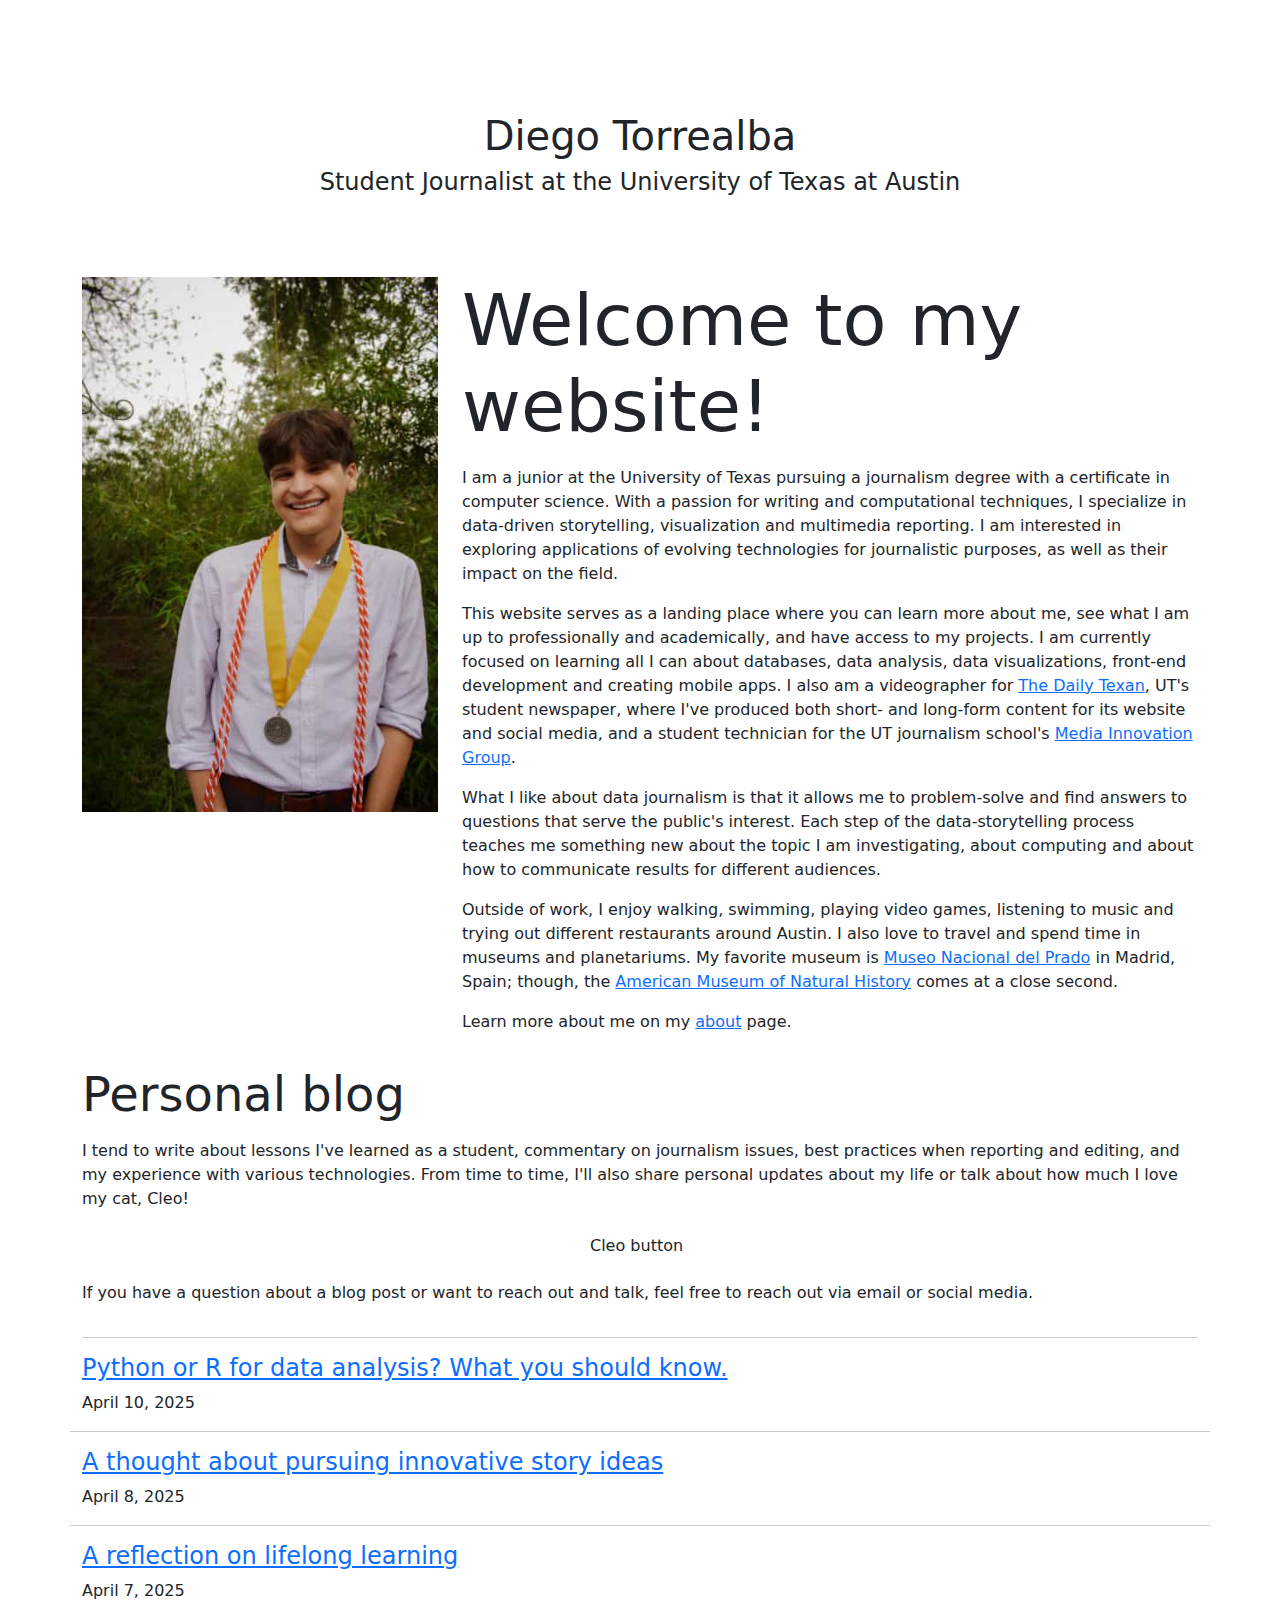
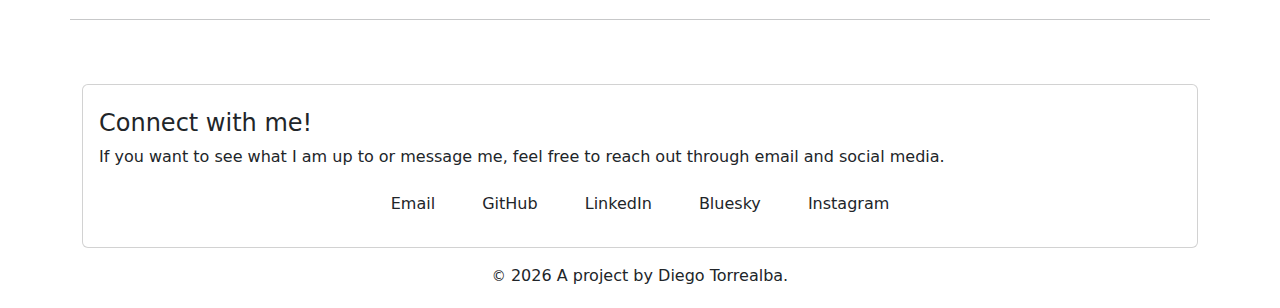
<file: docs/index.html>
<!doctype html>
<html lang="en">
  <!-- A Intro to Coding for Journalists class project -->
  <head>
    <title>Diego Torrealba |  Home </title>
    <meta name="description" content="Home page of my personal website with an introduction and links to recent personal blog entries.">
    <meta charset="utf-8">
    <meta http-equiv="X-UA-Compatible" content="IE=edge"/>
    <meta name="viewport" content="width=device-width, initial-scale=1, maximum-scale=1">
    <link rel="stylesheet" href="css/main.css">
    <link rel="preconnect" href="https://fonts.googleapis.com">
    <link rel="preconnect" href="https://fonts.gstatic.com" crossorigin>
    <link href="https://fonts.googleapis.com/css2?family=Bricolage+Grotesque:opsz,wght@12..96,200..800&family=Libre+Franklin:ital,wght@0,100..900;1,100..900&display=swap" rel="stylesheet">

  </head>
  <body>
    <nav class="navbar navbar-expand-lg" data-bs-theme="dark">
  <div class="container-fluid">
    <a class="navbar-brand" href="index.html">DT</a>
    <button class="navbar-toggler" type="button" data-bs-toggle="collapse" data-bs-target="#navbarNavDropdown" aria-controls="navbarNavDropdown" aria-expanded="false" aria-label="Toggle navigation">
      <span class="navbar-toggler-icon"></span>
    </button>
    <div class="collapse navbar-collapse" id="navbarNavDropdown">
      <ul class="navbar-nav">
        <li class="nav-item">
          <a href="about.html" class="nav-link">About</a>
        </li>
        <li class="nav-item">
          <a href="gallery.html" class="nav-link">Gallery</a>
        </li>
        <li class="nav-item dropdown">
          <a href="#" class="nav-link dropdown-toggle" id = "navbarDropdownBlogLink" role = "button" data-bs-toggle = "dropdown" aria-expanded = "false">Blogs</a>
          <ul class="dropdown-menu" aria-labelledby = "navbarDropdownBlogLink">
            
            <li><a href="blogs/2025-04-10.html" class="dropdown-item">Python or R for data analysis? What you should know.</a></li>
            
            <li><a href="blogs/2025-04-08.html" class="dropdown-item">A thought about pursuing innovative story ideas</a></li>
            
            <li><a href="blogs/2025-04-07.html" class="dropdown-item">A reflection on lifelong learning</a></li>
            
          </ul>
        </li>
      </ul>
    </div>
  </div>
</nav>

    <div class = "jumbo p-5 text-center">
  <div class= "jumbo-header p-2">
      <h1 class="jumbo-heading">Diego Torrealba</h1>
      <h3>Student Journalist at the University of Texas at Austin</h3>
  </div>
</div>

    
<div class="container py-3" id = 'welcome-section'>
  <div class="row">
    <div class="col-md-4">
      <img src="img/diego-vertical.jpg" alt="Diego smiling to camera in front of tree." class = 'img-fluid' id = "welcome-image">
    </div>
    <div class="col-md-8">
        <p id = "welcome-header" class="display-2 text-center text-md-start">Welcome to my website!</p>
        <p class = "welcome-paragraph">I am a junior at the University of Texas pursuing a journalism degree with a certificate in computer science. With a passion for writing and computational techniques, I specialize in data-driven storytelling, visualization and multimedia reporting. I am interested in exploring applications of evolving technologies for journalistic purposes, as well as their impact on the field.</p>
        <p class = "welcome-paragraph">This website serves as a landing place where you can learn more about me, see what I am up to professionally and academically, and have access to my projects. I am currently focused on learning all I can about databases, data analysis, data visualizations, front-end development and creating mobile apps. I also am a videographer for <a href="https://thedailytexan.com/" target="_blank" >The Daily Texan</a>, UT's student newspaper, where I've produced both short- and long-form content for its website and social media, and a student technician for the UT journalism school's <a href="https://journalism.utexas.edu/innovation/dallas-morning-news-journalism-innovation-endowment" target="_blank">Media Innovation Group</a>.</p>
        <p class="welcome-paragraph">What I like about data journalism is that it allows me to problem-solve and find answers to questions that serve the public's interest. Each step of the data-storytelling process teaches me something new about the topic I am investigating, about computing and about how to communicate results for different audiences.</p>
        <p class = "welcome-paragraph">Outside of work, I enjoy walking, swimming, playing video games, listening to music and trying out different restaurants around Austin. I also love to travel and spend time in museums and planetariums. My favorite museum is <a href="https://www.museodelprado.es/en" target = "_blank">Museo Nacional del Prado</a> in Madrid, Spain; though, the <a href="https://www.amnh.org/" target = "_blank">American Museum of Natural History</a> comes at a close second.</p>
        <p class = "welcome-paragraph">Learn more about me on my <a href="about.html">about</a> page.</p>
    </div>
<div class="container py-3">
  <p class="display-5 text-center text-md-start" id = "blog-title">Personal blog</p>
  <div class="row blog-description">
    <p>I tend to write about lessons I've learned as a student, commentary on journalism issues, best practices when reporting and editing, and my experience with various technologies. From time to time, I'll also share personal updates about my life or talk about how much I love my cat, Cleo!</p>
    <div class="mx-auto pb-3" style = "width: 150px;">
      <!-- Button trigger modal -->
      <button type="button" class="btn" data-bs-toggle="modal" data-bs-target="#cleoModal">
        Cleo button
      </button>
      <!-- Modal -->
      <div class="modal fade" id="cleoModal" tabindex="-1" aria-labelledby="cleoModalLabel" aria-hidden="true">
        <div class="modal-dialog">
          <div class="modal-content">
            <div class="modal-header">
              <h1 class="modal-title fs-5" id="cleoModalLabel">Cleo</h1>
              <button type="button" class="btn-close" data-bs-dismiss="modal" aria-label="Close"></button>
            </div>
            <div class="modal-body">
              <p>This is my cat, Cleo!</p>
              <img src="img/cleo-closeup.jpeg" alt="A grey/brown tabby cat with green eyes staring at the camera." class="w-50 d-block mx-auto pb-2">
              <p>Her full name is Cleopatra, which is fitting since she always looks so regal. </p>
            </div>
            <div class="modal-footer">
              <button type="button" class="btn" data-bs-dismiss="modal">Close</button>
            </div>
          </div>
        </div>
      </div>
    </div>
    <p>If you have a question about a blog post or want to reach out and talk, feel free to reach out via email or social media.</p>
  </div>
  <hr>
  <div class="row">
    
      <h3><a href="blogs/2025-04-10.html">Python or R for data analysis? What you should know.</a></h3>
      <p>April 10, 2025</p>
      <hr>
    
      <h3><a href="blogs/2025-04-08.html">A thought about pursuing innovative story ideas</a></h3>
      <p>April 8, 2025</p>
      <hr>
    
      <h3><a href="blogs/2025-04-07.html">A reflection on lifelong learning</a></h3>
      <p>April 7, 2025</p>
      <hr>
    
  </div>
  
</div>  

  </div>
</div>


    <footer>
  <div class="container-fluid pt-3 pb-1">
    <div class="container">
      <div class="card py-2">
        <div class="card-body text-center text-md-start">
          <h3 class="card-title">Connect with me!</h3>
          <p class="card-text">If you want to see what I am up to or message me, feel free to reach out through email and social media.</p>
          <div class="container text-center d-grid gap-3 d-sm-block">
            <a href="mailto:diegotorrealba37@gmail.com" target = "_blank" class="btn mx-2">Email</a>
            <a href="https://github.com/DiegoTorrealba" target = "_blank" class="btn mx-2">GitHub</a>
            <a href="https://www.linkedin.com/in/diego-torrealba-" target = "_blank" class="btn mx-2">LinkedIn</a>
            <a href="https://bsky.app/profile/diegotorrealba.bsky.social" target = "_blank" class="btn mx-2">Bluesky</a>
            <a href="https://www.instagram.com/diegotorrealba0/" target = "_blank" class="btn mx-2">Instagram</a>
          </div>
        </div>
      </div>
      <p id="legal" class="center-block text-center pt-3">
      <small>&copy;</small> <span class="copyright-year"></span>
      A project by Diego Torrealba.
    </p>
    </div>
  </div>
</footer>


    <script src="js/jquery.js"></script>
    <script src="js/bootstrap.bundle.min.js"></script>
    <script src="js/scripts.js"></script>
  </body>
</html>
</file>
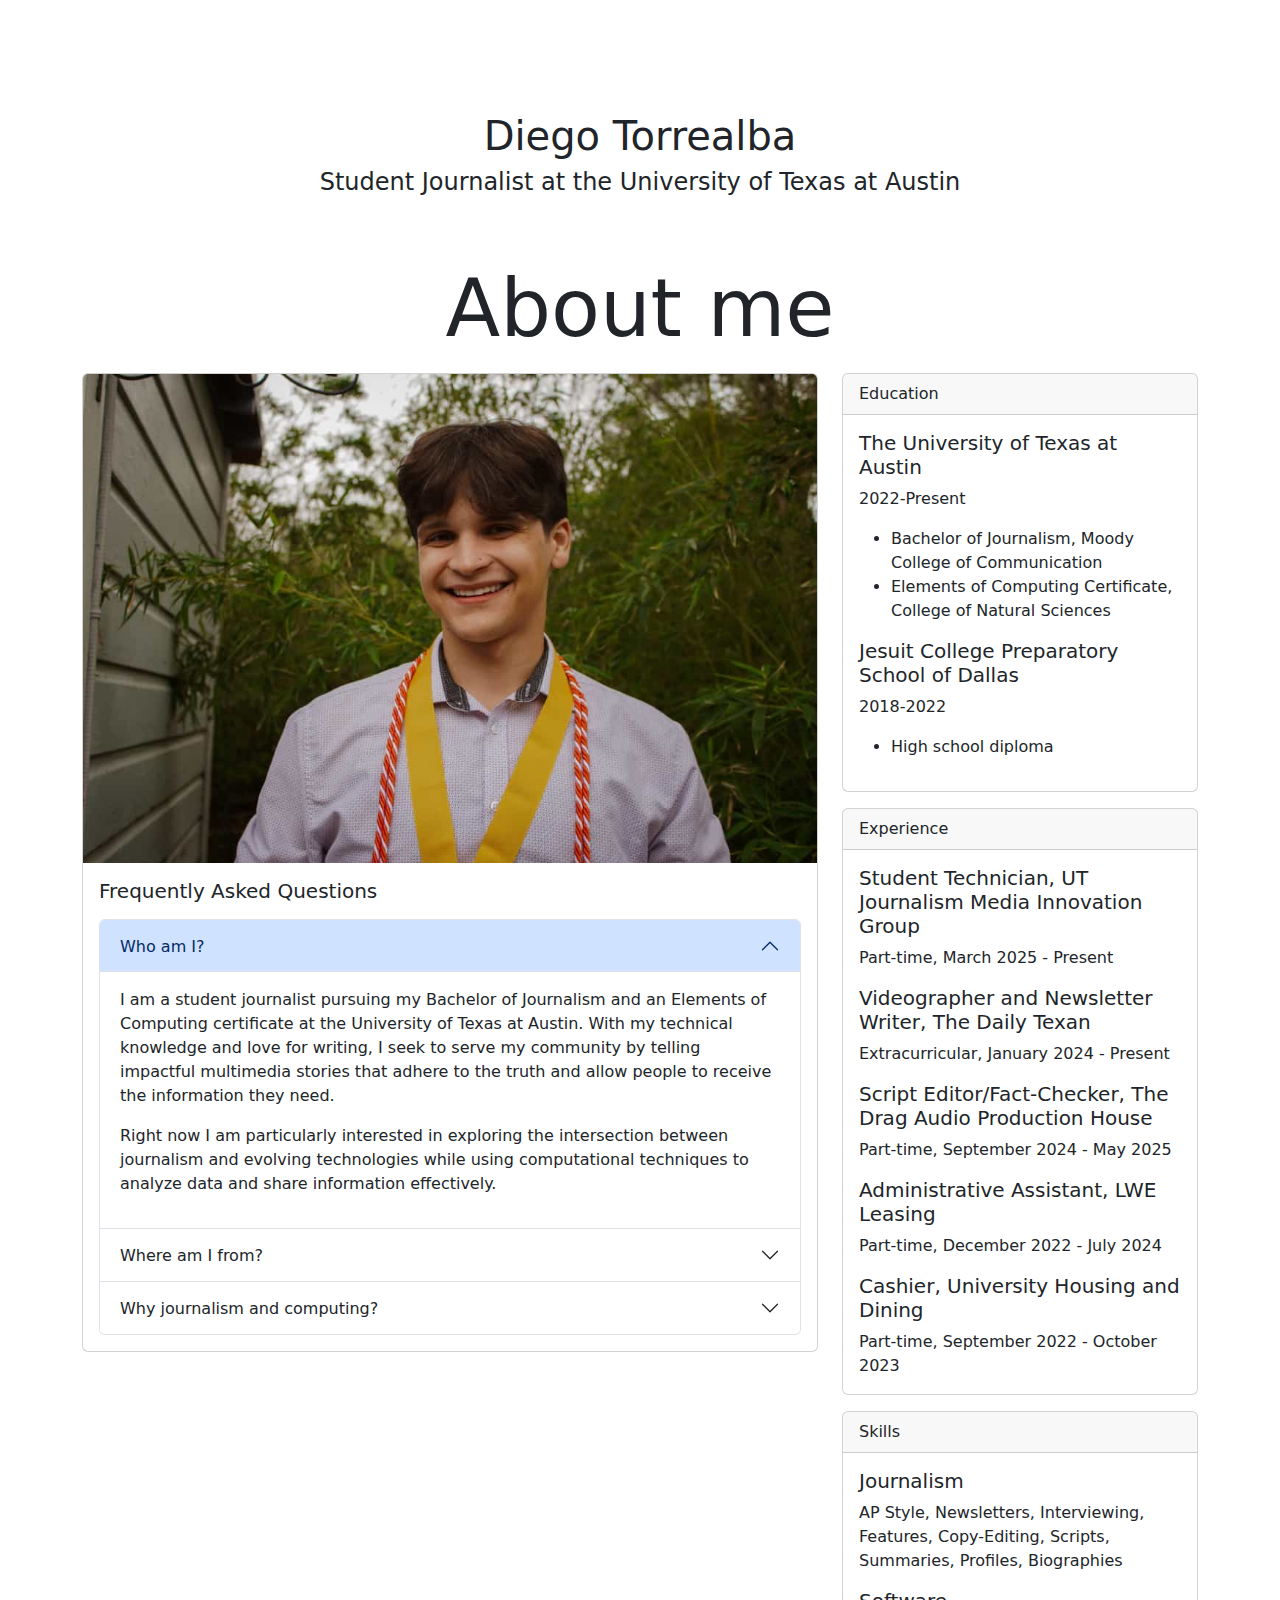
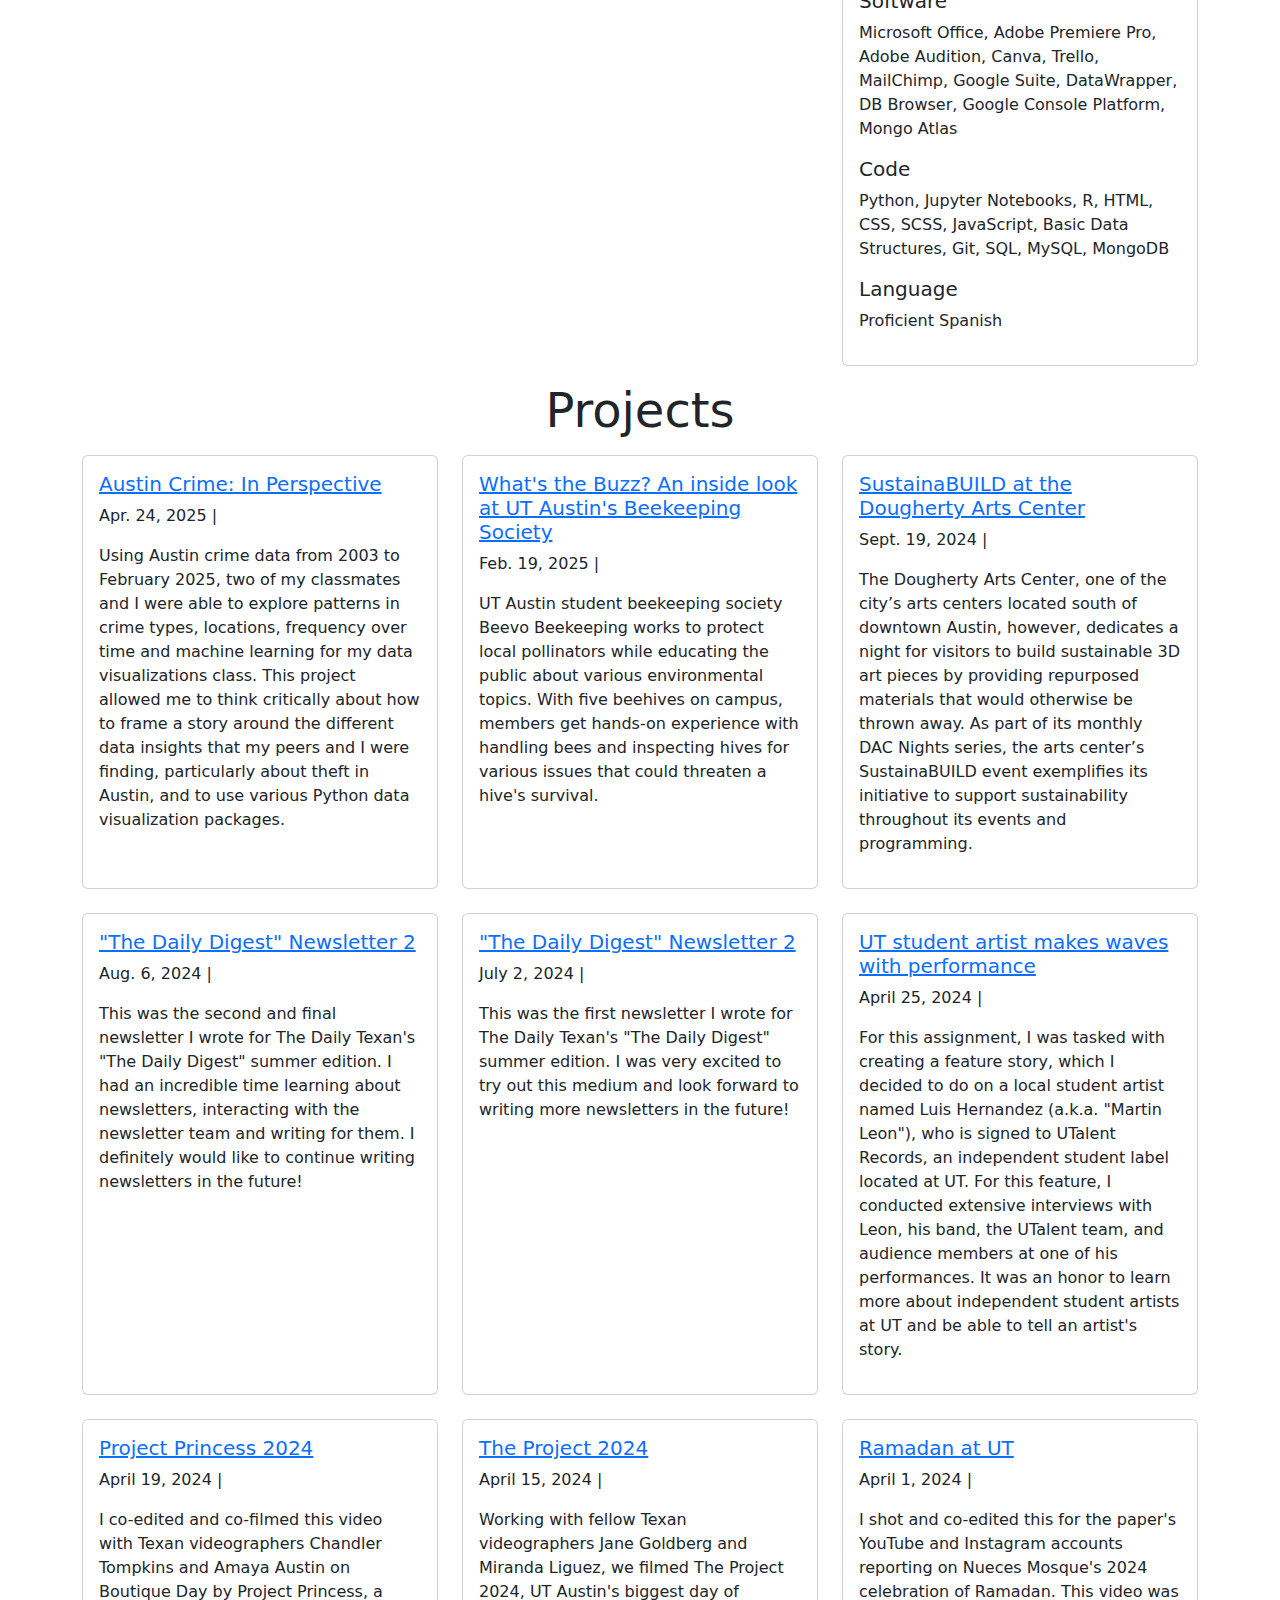
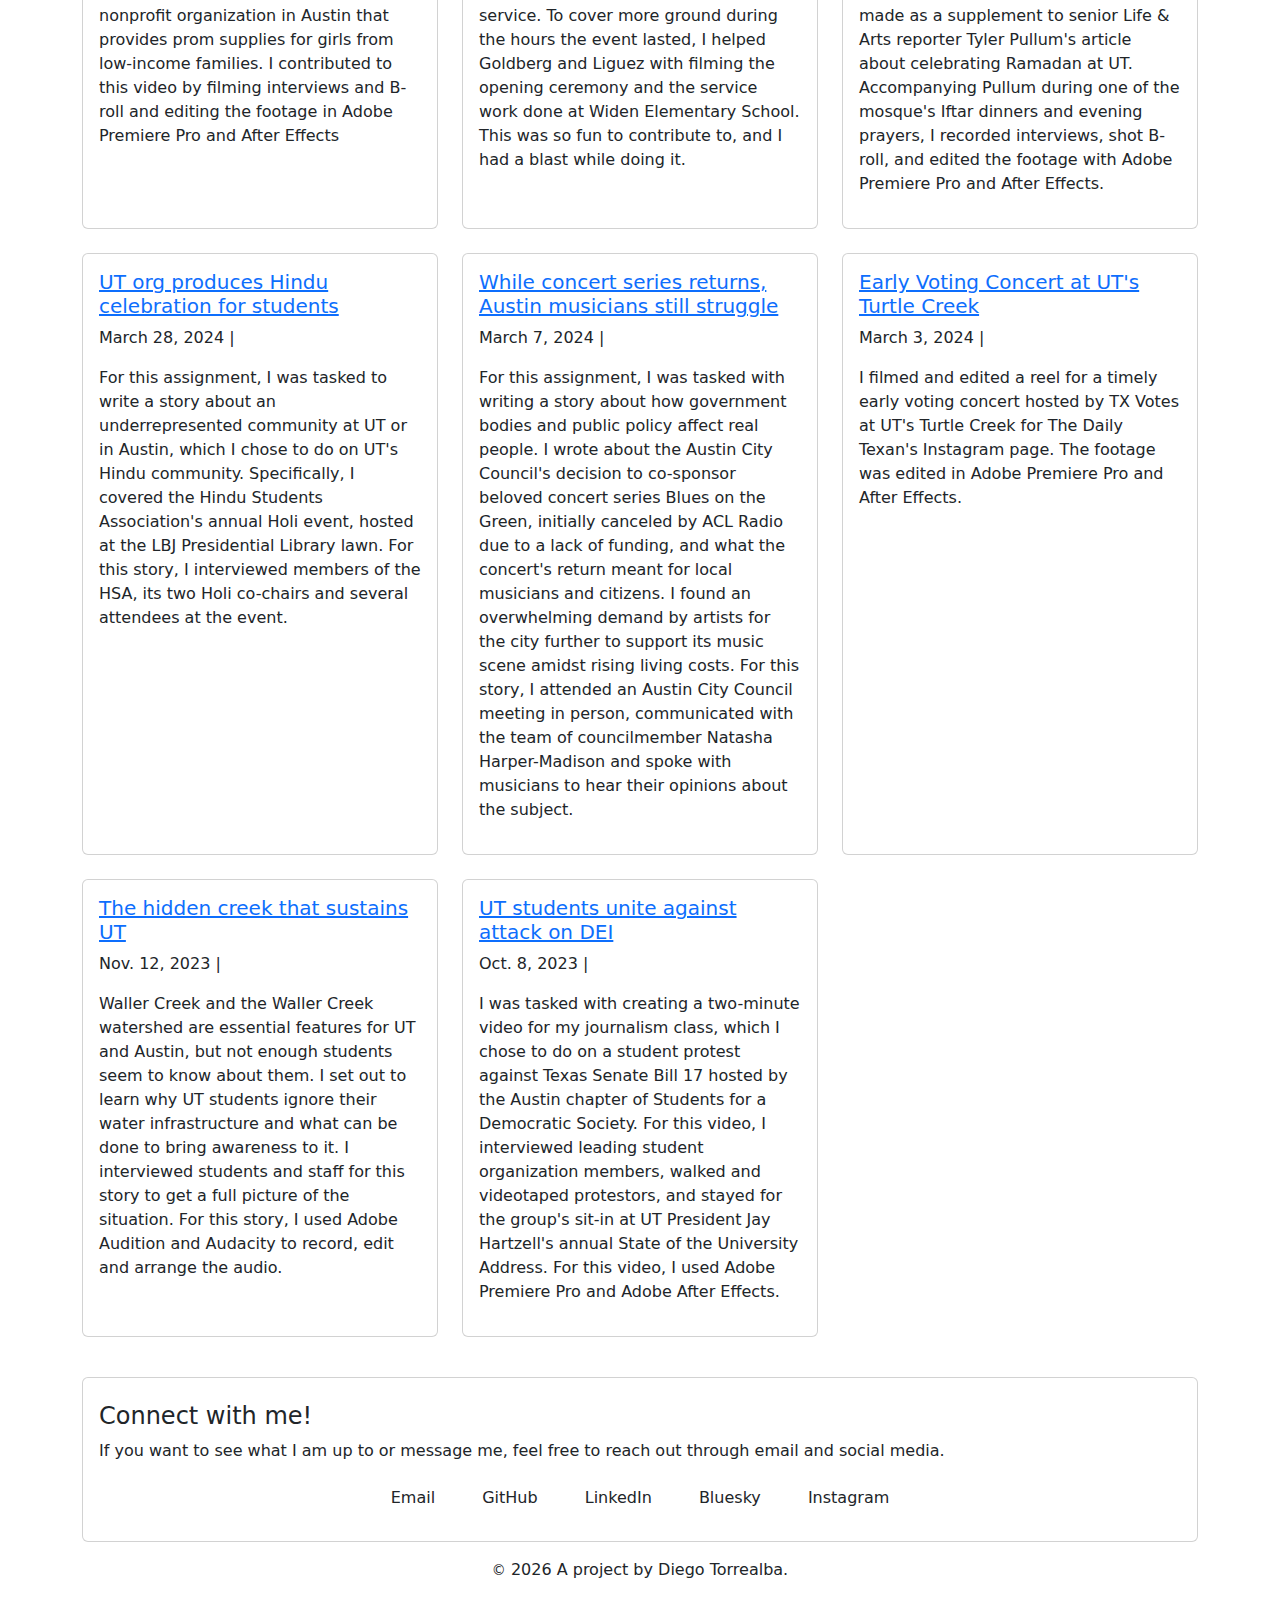
<file: docs/about.html>
<!doctype html>
<html lang="en">
  <!-- A Intro to Coding for Journalists class project -->
  <head>
    <title>Diego Torrealba | About me</title>
    <meta name="description" content="Contains my biography as well as my education, work experience, skills and projects.">
    <meta charset="utf-8">
    <meta http-equiv="X-UA-Compatible" content="IE=edge"/>
    <meta name="viewport" content="width=device-width, initial-scale=1, maximum-scale=1">
    <link rel="stylesheet" href="css/main.css">
    <link rel="preconnect" href="https://fonts.googleapis.com">
    <link rel="preconnect" href="https://fonts.gstatic.com" crossorigin>
    <link href="https://fonts.googleapis.com/css2?family=Bricolage+Grotesque:opsz,wght@12..96,200..800&family=Libre+Franklin:ital,wght@0,100..900;1,100..900&display=swap" rel="stylesheet">

  </head>
  <body>
    <nav class="navbar navbar-expand-lg" data-bs-theme="dark">
  <div class="container-fluid">
    <a class="navbar-brand" href="index.html">DT</a>
    <button class="navbar-toggler" type="button" data-bs-toggle="collapse" data-bs-target="#navbarNavDropdown" aria-controls="navbarNavDropdown" aria-expanded="false" aria-label="Toggle navigation">
      <span class="navbar-toggler-icon"></span>
    </button>
    <div class="collapse navbar-collapse" id="navbarNavDropdown">
      <ul class="navbar-nav">
        <li class="nav-item">
          <a href="about.html" class="nav-link">About</a>
        </li>
        <li class="nav-item">
          <a href="gallery.html" class="nav-link">Gallery</a>
        </li>
        <li class="nav-item dropdown">
          <a href="#" class="nav-link dropdown-toggle" id = "navbarDropdownBlogLink" role = "button" data-bs-toggle = "dropdown" aria-expanded = "false">Blogs</a>
          <ul class="dropdown-menu" aria-labelledby = "navbarDropdownBlogLink">
            
            <li><a href="blogs/2025-04-10.html" class="dropdown-item">Python or R for data analysis? What you should know.</a></li>
            
            <li><a href="blogs/2025-04-08.html" class="dropdown-item">A thought about pursuing innovative story ideas</a></li>
            
            <li><a href="blogs/2025-04-07.html" class="dropdown-item">A reflection on lifelong learning</a></li>
            
          </ul>
        </li>
      </ul>
    </div>
  </div>
</nav>

    <div class = "jumbo p-5 text-center">
  <div class= "jumbo-header p-2">
      <h1 class="jumbo-heading">Diego Torrealba</h1>
      <h3>Student Journalist at the University of Texas at Austin</h3>
  </div>
</div>

    
  <div class="container">
    <p class="display-1 text-center">About me</p>
    <div class="row pb-3">
      <div class="col-lg-8">
        
        <div class="card mb-3">
          <img src="img/diego-medium-wide.jpg" class="card-img-top" alt="Main portrait of me smiling.">
          <div class="card-body">
            <h5 class="card-title">Frequently Asked Questions</h5>
            <p class="card-text"></p>
            <div class="accordion" id="mainAboutCard">
              <div class="accordion-item">
                <h2 class="accordion-header">
                  <button class="accordion-button" type="button" data-bs-toggle="collapse" data-bs-target="#collapseOne" aria-expanded="true" aria-controls="collapseOne">
                    Who am I?
                  </button>
                </h2>
                <div id="collapseOne" class="accordion-collapse collapse show">
                  <div class="accordion-body">
                    <p>I am a student journalist pursuing my Bachelor of Journalism and an Elements of Computing certificate at the University of Texas at Austin. With my technical knowledge and love for writing, I seek to serve my community by telling impactful multimedia stories that adhere to the truth and allow people to receive the information they need.</p>
                    <p>Right now I am particularly interested in exploring the intersection between journalism and evolving technologies while using computational techniques to analyze data and share information effectively.</p>
                  </div>
                </div>
              </div>
              <div class="accordion-item">
                <h2 class="accordion-header">
                  <button class="accordion-button collapsed" type="button" data-bs-toggle="collapse" data-bs-target="#collapseTwo" aria-expanded="false" aria-controls="collapseTwo">
                    Where am I from?
                  </button>
                </h2>
                <div id="collapseTwo" class="accordion-collapse collapse">
                  <div class="accordion-body">
                    <p>Raised by Venezuelan parents, I am a first-generation American from Texas. I spend the majority of my time in Austin, but I also am frequently in Dallas and Houston.</p>
                  </div>
                </div>
              </div>
              <div class="accordion-item">
                <h2 class="accordion-header">
                  <button class="accordion-button collapsed" type="button" data-bs-toggle="collapse" data-bs-target="#collapseThree" aria-expanded="false" aria-controls="collapseThree">
                    Why journalism and computing?
                  </button>
                </h2>
                <div id="collapseThree" class="accordion-collapse collapse">
                  <div class="accordion-body">
                    <p>When applying for college, I struggled to choose a major to consistently apply with because various degrees interested me in one way or another. Every choice made me feel as though I had to either sacrifice my love for reading and writing or my love for technology and science. So, when I had the option to apply for both a primary and backup major, I decided to apply for both computer science and journalism, and I was acceepted subsequently into Moody College of Communication's journalism program.</p>
                    <p>For some reason, I thought that this meant I would never look at code again or be able to combine my interests in any meaningful way. It was not until I began to study journalism further, however, that I realized an entire data journalism community existed of people like me who loved both storytelling and programming. Since then, I have sought to learn as much as I can about how I can use data analysis and computational techniques to augment different forms of news content to feel more engaging and authentic for audiences.</p>
                  </div>
                </div>
              </div>
            </div>
        </div>
        </div>
      </div>
      <div class="col-lg-4">

          
          <div class="card mb-3">
            <div class="card-header">
              Education
            </div>
            <div class="card-body">
              <h5>The University of Texas at Austin</h5>
              <p>2022-Present</p>
              <ul class="ut-list">
                <li class="card-item">Bachelor of Journalism, Moody College of Communication</li>
                <li class="card-item">Elements of Computing Certificate, College of Natural Sciences</li>
              </ul>
              <h5>Jesuit College Preparatory School of Dallas</h5>
              <p>2018-2022</p>
              <ul class="jesuit-list">
                <li class="card-item">High school diploma</li>
              </ul>
            </div>
          </div>

          
          <div class="card mb-3">
            <div class="card-header">
              Experience
            </div>
            <div class="card-body">
              <h5>Student Technician, UT Journalism Media Innovation Group</h5>
              <p class="card-text">Part-time, March 2025 - Present</p>
              <h5>Videographer and Newsletter Writer, The Daily Texan</h5>
              <p class="card-text">Extracurricular, January 2024 - Present</p>
              <h5>Script Editor/Fact-Checker, The Drag Audio Production House</h5>
              <p class="card-text">Part-time, September 2024 - May 2025</p>
              <h5>Administrative Assistant, LWE Leasing</h5>
              <p class="card-text">Part-time, December 2022 - July 2024</p>
              <h5>Cashier, University Housing and Dining</h5>
              <p class="card-text">Part-time, September 2022 - October 2023</p>
            </div>
          </div>

          
          <div class="card">
            <div class="card-header">
              Skills
            </div>
            <div class="card-body">
              <h5>Journalism</h5>
              <p class="card-text">AP Style, Newsletters, Interviewing, Features, Copy-Editing, Scripts, Summaries, Profiles, Biographies</p>
              <h5>Software</h5>
              <p class="card-text">Microsoft Office, Adobe Premiere Pro, Adobe Audition, Canva, Trello, MailChimp, Google Suite, DataWrapper, DB Browser, Google Console Platform, Mongo Atlas</p>
              <h5>Code</h5>
              <p>Python, Jupyter Notebooks, R, HTML, CSS, SCSS, JavaScript, Basic Data Structures, Git, SQL, MySQL, MongoDB</p>
              <h5>Language</h5>
              <p>Proficient Spanish</p>
            </div>
          </div>


      </div>
      </div>
    
    <p class="display-5 text-center">Projects</p>
    <div class="row  row-cols-1 row-cols-sm-2 row-cols-md-3 g-4 mb-4">
      
      <div class="col">
        <div class="card h-100">
          <div class="card-body">
            <h5 class="card-title"><a href="https://github.com/DiegoTorrealba/cs329e-group-project-dashboard/blob/main/DASHBOARDMARKDOWN.md">Austin Crime: In Perspective</a></h5>
            <p class="project-date-type">Apr. 24, 2025 | <span class = "badge rounded-pill">Github</span></p>
            <p class="project-description">Using Austin crime data from 2003 to February 2025, two of my classmates and I were able to explore patterns in crime types, locations, frequency over time and machine learning for my data visualizations class. This project allowed me to think critically about how to frame a story around the different data insights that my peers and I were finding, particularly about theft in Austin, and to use various Python data visualization packages.</p>
          </div>
        </div>
      </div>
      
      <div class="col">
        <div class="card h-100">
          <div class="card-body">
            <h5 class="card-title"><a href="https://youtu.be/26Y3p3nyqIg?feature=shared">What&#39;s the Buzz? An inside look at UT Austin&#39;s Beekeeping Society</a></h5>
            <p class="project-date-type">Feb. 19, 2025 | <span class = "badge rounded-pill">Video</span></p>
            <p class="project-description">UT Austin student beekeeping society Beevo Beekeeping works to protect local pollinators while educating the public about various environmental topics. With five beehives on campus, members get hands-on experience with handling bees and inspecting hives for various issues that could threaten a hive&#39;s survival. </p>
          </div>
        </div>
      </div>
      
      <div class="col">
        <div class="card h-100">
          <div class="card-body">
            <h5 class="card-title"><a href="https://drive.google.com/file/d/1LACde0sgg95hmRHaugRyRtlGBuNwd9zT/view?usp=drive_link">SustainaBUILD at the Dougherty Arts Center</a></h5>
            <p class="project-date-type">Sept. 19, 2024 | <span class = "badge rounded-pill">PDF</span></p>
            <p class="project-description">The Dougherty Arts Center, one of the city’s arts centers located south of downtown Austin, however, dedicates a night for visitors to build sustainable 3D art pieces by providing repurposed materials that would otherwise be thrown away. As part of its monthly DAC Nights series, the arts center’s SustainaBUILD event exemplifies its initiative to support sustainability throughout its events and programming.</p>
          </div>
        </div>
      </div>
      
      <div class="col">
        <div class="card h-100">
          <div class="card-body">
            <h5 class="card-title"><a href="https://drive.google.com/file/d/1dGcatxMTYtb2rwZeLnyIVXCbQfz82CDt/view?usp=sharing">&quot;The Daily Digest&quot; Newsletter 2</a></h5>
            <p class="project-date-type">Aug. 6, 2024 | <span class = "badge rounded-pill">PDF</span></p>
            <p class="project-description">This was the second and final newsletter I wrote for The Daily Texan&#39;s &quot;The Daily Digest&quot; summer edition. I had an incredible time learning about newsletters, interacting with the newsletter team and writing for them. I definitely would like to continue writing newsletters in the future!</p>
          </div>
        </div>
      </div>
      
      <div class="col">
        <div class="card h-100">
          <div class="card-body">
            <h5 class="card-title"><a href="https://drive.google.com/file/d/1N9P-Hb1bejoEUildtXdX2nC9N_N5Sgta/view?usp=sharing">&quot;The Daily Digest&quot; Newsletter 2</a></h5>
            <p class="project-date-type">July 2, 2024 | <span class = "badge rounded-pill">PDF</span></p>
            <p class="project-description">This was the first newsletter I wrote for The Daily Texan&#39;s &quot;The Daily Digest&quot; summer edition. I was very excited to try out this medium and look forward to writing more newsletters in the future!</p>
          </div>
        </div>
      </div>
      
      <div class="col">
        <div class="card h-100">
          <div class="card-body">
            <h5 class="card-title"><a href="https://docs.google.com/document/d/1IkHbgP7xxwqTW2tuxri5KUbni-pZBvEW/edit?usp=sharing&amp;ouid=109608683534511958119&amp;rtpof=true&amp;sd=true">UT student artist makes waves with performance</a></h5>
            <p class="project-date-type">April 25, 2024 | <span class = "badge rounded-pill">DOCX</span></p>
            <p class="project-description">For this assignment, I was tasked with creating a feature story, which I decided to do on a local student artist named Luis Hernandez (a.k.a. &quot;Martin Leon&quot;), who is signed to UTalent Records, an independent student label located at UT. For this feature, I conducted extensive interviews with Leon, his band, the UTalent team, and audience members at one of his performances. It was an honor to learn more about independent student artists at UT and be able to tell an artist&#39;s story.</p>
          </div>
        </div>
      </div>
      
      <div class="col">
        <div class="card h-100">
          <div class="card-body">
            <h5 class="card-title"><a href="https://youtu.be/W4VO6zdj3zA?feature=shared">Project Princess 2024</a></h5>
            <p class="project-date-type">April 19, 2024 | <span class = "badge rounded-pill">Video</span></p>
            <p class="project-description">I co-edited and co-filmed this video with Texan videographers Chandler Tompkins and Amaya Austin on Boutique Day by Project Princess, a nonprofit organization in Austin that provides prom supplies for girls from low-income families. I contributed to this video by filming   interviews and B-roll and editing the footage in Adobe Premiere Pro and After Effects</p>
          </div>
        </div>
      </div>
      
      <div class="col">
        <div class="card h-100">
          <div class="card-body">
            <h5 class="card-title"><a href="https://youtu.be/Brx6YAZ9rs0?feature=shared">The Project 2024</a></h5>
            <p class="project-date-type">April 15, 2024 | <span class = "badge rounded-pill">Video</span></p>
            <p class="project-description">Working with fellow Texan videographers Jane Goldberg and Miranda Liguez, we filmed The Project 2024, UT Austin&#39;s biggest day of service. To cover more ground during the hours the event lasted, I helped Goldberg and Liguez with filming the opening ceremony and the service work done at Widen Elementary School. This was so fun to contribute to, and I had a blast while doing it.</p>
          </div>
        </div>
      </div>
      
      <div class="col">
        <div class="card h-100">
          <div class="card-body">
            <h5 class="card-title"><a href="https://youtu.be/IZAhR2sa9AM?feature=shared">Ramadan at UT</a></h5>
            <p class="project-date-type">April 1, 2024 | <span class = "badge rounded-pill">Video</span></p>
            <p class="project-description">I shot and co-edited this for the paper&#39;s YouTube and Instagram accounts reporting on Nueces Mosque&#39;s 2024 celebration of Ramadan. This video was made as a supplement to senior Life &amp; Arts reporter Tyler Pullum&#39;s article about celebrating Ramadan at UT. Accompanying Pullum during one of the mosque&#39;s Iftar dinners and evening prayers, I recorded interviews, shot B-roll, and edited the footage with Adobe Premiere Pro and After Effects.</p>
          </div>
        </div>
      </div>
      
      <div class="col">
        <div class="card h-100">
          <div class="card-body">
            <h5 class="card-title"><a href="https://docs.google.com/document/d/16_PfyPTxNMl6Dq2IDX2LtQZ0tiVDt59n/edit?usp=sharing&amp;ouid=109608683534511958119&amp;rtpof=true&amp;sd=true">UT org produces Hindu celebration for students</a></h5>
            <p class="project-date-type">March 28, 2024 | <span class = "badge rounded-pill">DOCX</span></p>
            <p class="project-description">For this assignment, I was tasked to write a story about an underrepresented community at UT or in Austin, which I chose to do on UT&#39;s Hindu community. Specifically, I covered the Hindu Students Association&#39;s annual Holi event, hosted at the LBJ Presidential Library lawn. For this story, I interviewed members of the HSA, its two Holi co-chairs and several attendees at the event.</p>
          </div>
        </div>
      </div>
      
      <div class="col">
        <div class="card h-100">
          <div class="card-body">
            <h5 class="card-title"><a href="https://docs.google.com/document/d/1F2Wtl3QZVMVR9MAreZ-IvmF1LXgCwwN_6_GNRCn5JnI/edit?usp=sharing">While concert series returns, Austin musicians still struggle</a></h5>
            <p class="project-date-type">March 7, 2024 | <span class = "badge rounded-pill">DOCX</span></p>
            <p class="project-description">For this assignment, I was tasked with writing a story about how government bodies and public policy affect real people. I wrote about the Austin City Council&#39;s decision to co-sponsor beloved concert series Blues on the Green, initially canceled by ACL Radio due to a lack of funding, and what the concert&#39;s return meant for local musicians and citizens. I found an overwhelming demand by artists for the city further to support its music scene amidst rising living costs. For this story, I attended an Austin City Council meeting in person, communicated with the team of councilmember Natasha Harper-Madison and spoke with musicians to hear their opinions about the subject.</p>
          </div>
        </div>
      </div>
      
      <div class="col">
        <div class="card h-100">
          <div class="card-body">
            <h5 class="card-title"><a href="https://www.instagram.com/reel/C4EulWINf7t/?utm_source=ig_web_copy_link">Early Voting Concert at UT&#39;s Turtle Creek</a></h5>
            <p class="project-date-type">March 3, 2024 | <span class = "badge rounded-pill">Reel</span></p>
            <p class="project-description">I filmed and edited a reel for a timely early voting concert hosted by TX Votes at UT&#39;s Turtle Creek for The Daily Texan&#39;s Instagram page. The footage was edited in Adobe Premiere Pro and After Effects.</p>
          </div>
        </div>
      </div>
      
      <div class="col">
        <div class="card h-100">
          <div class="card-body">
            <h5 class="card-title"><a href="https://on.soundcloud.com/8JjCR2BT8kxeddFS7">The hidden creek that sustains UT</a></h5>
            <p class="project-date-type">Nov. 12, 2023 | <span class = "badge rounded-pill">Audio</span></p>
            <p class="project-description">Waller Creek and the Waller Creek watershed are essential features for UT and Austin, but not enough students seem to know about them. I set out to learn why UT students ignore their water infrastructure and what can be done to bring awareness to it. I interviewed students and staff for this story to get a full picture of the situation. For this story, I used Adobe Audition and Audacity to record, edit and arrange the audio.</p>
          </div>
        </div>
      </div>
      
      <div class="col">
        <div class="card h-100">
          <div class="card-body">
            <h5 class="card-title"><a href="https://youtu.be/IUum5-JX3Qw?feature=shared">UT students unite against attack on DEI</a></h5>
            <p class="project-date-type">Oct. 8, 2023 | <span class = "badge rounded-pill">Video</span></p>
            <p class="project-description">I was tasked with creating a two-minute video for my journalism class, which I chose to do on a student protest against Texas Senate Bill 17 hosted by the Austin chapter of Students for a Democratic Society. For this video, I interviewed leading student organization members, walked and videotaped protestors, and stayed for the group&#39;s sit-in at UT President Jay Hartzell&#39;s annual State of the University Address. For this video, I used Adobe Premiere Pro and Adobe After Effects.</p>
          </div>
        </div>
      </div>
      
      </div>
    </div>


    <footer>
  <div class="container-fluid pt-3 pb-1">
    <div class="container">
      <div class="card py-2">
        <div class="card-body text-center text-md-start">
          <h3 class="card-title">Connect with me!</h3>
          <p class="card-text">If you want to see what I am up to or message me, feel free to reach out through email and social media.</p>
          <div class="container text-center d-grid gap-3 d-sm-block">
            <a href="mailto:diegotorrealba37@gmail.com" target = "_blank" class="btn mx-2">Email</a>
            <a href="https://github.com/DiegoTorrealba" target = "_blank" class="btn mx-2">GitHub</a>
            <a href="https://www.linkedin.com/in/diego-torrealba-" target = "_blank" class="btn mx-2">LinkedIn</a>
            <a href="https://bsky.app/profile/diegotorrealba.bsky.social" target = "_blank" class="btn mx-2">Bluesky</a>
            <a href="https://www.instagram.com/diegotorrealba0/" target = "_blank" class="btn mx-2">Instagram</a>
          </div>
        </div>
      </div>
      <p id="legal" class="center-block text-center pt-3">
      <small>&copy;</small> <span class="copyright-year"></span>
      A project by Diego Torrealba.
    </p>
    </div>
  </div>
</footer>


    <script src="js/jquery.js"></script>
    <script src="js/bootstrap.bundle.min.js"></script>
    <script src="js/scripts.js"></script>
  </body>
</html>
</file>
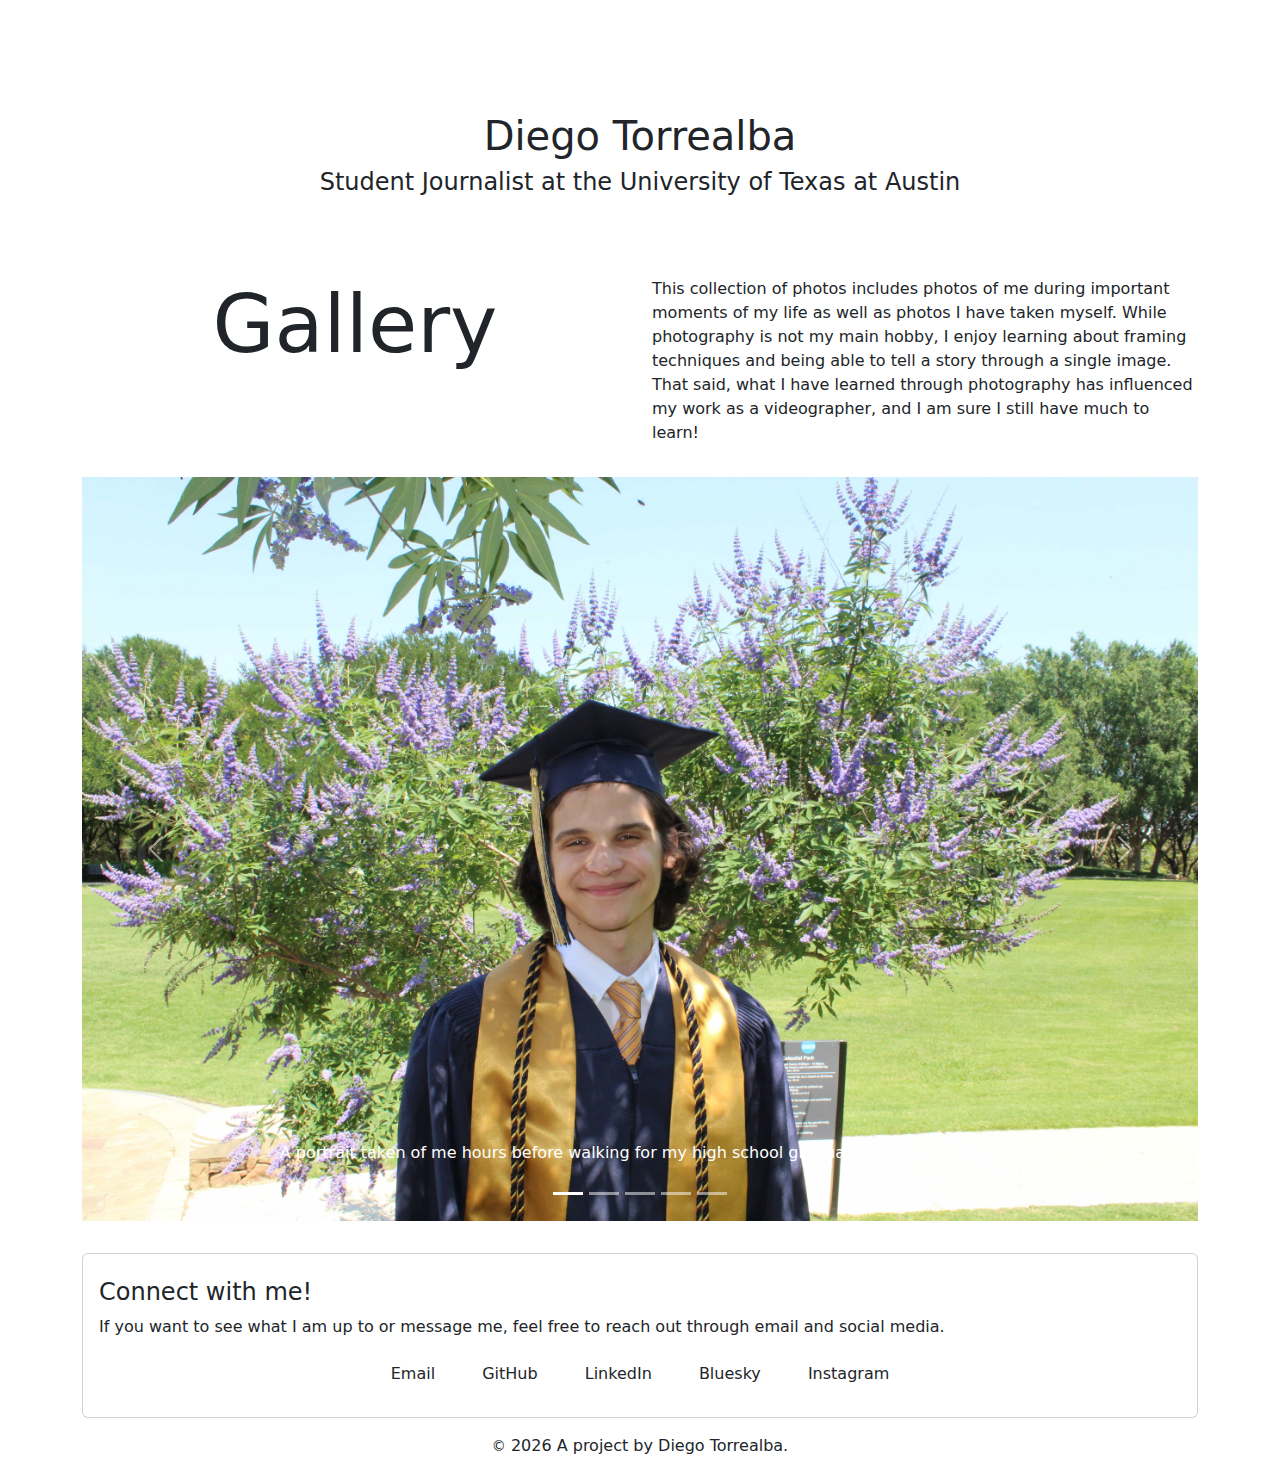
<file: docs/gallery.html>
<!doctype html>
<html lang="en">
  <!-- A Intro to Coding for Journalists class project -->
  <head>
    <title>Diego Torrealba | Gallery</title>
    <meta name="description" content="Contains a gallery of photos that I have taken throughout my career.">
    <meta charset="utf-8">
    <meta http-equiv="X-UA-Compatible" content="IE=edge"/>
    <meta name="viewport" content="width=device-width, initial-scale=1, maximum-scale=1">
    <link rel="stylesheet" href="css/main.css">
    <link rel="preconnect" href="https://fonts.googleapis.com">
    <link rel="preconnect" href="https://fonts.gstatic.com" crossorigin>
    <link href="https://fonts.googleapis.com/css2?family=Bricolage+Grotesque:opsz,wght@12..96,200..800&family=Libre+Franklin:ital,wght@0,100..900;1,100..900&display=swap" rel="stylesheet">

  </head>
  <body>
    <nav class="navbar navbar-expand-lg" data-bs-theme="dark">
  <div class="container-fluid">
    <a class="navbar-brand" href="index.html">DT</a>
    <button class="navbar-toggler" type="button" data-bs-toggle="collapse" data-bs-target="#navbarNavDropdown" aria-controls="navbarNavDropdown" aria-expanded="false" aria-label="Toggle navigation">
      <span class="navbar-toggler-icon"></span>
    </button>
    <div class="collapse navbar-collapse" id="navbarNavDropdown">
      <ul class="navbar-nav">
        <li class="nav-item">
          <a href="about.html" class="nav-link">About</a>
        </li>
        <li class="nav-item">
          <a href="gallery.html" class="nav-link">Gallery</a>
        </li>
        <li class="nav-item dropdown">
          <a href="#" class="nav-link dropdown-toggle" id = "navbarDropdownBlogLink" role = "button" data-bs-toggle = "dropdown" aria-expanded = "false">Blogs</a>
          <ul class="dropdown-menu" aria-labelledby = "navbarDropdownBlogLink">
            
            <li><a href="blogs/2025-04-10.html" class="dropdown-item">Python or R for data analysis? What you should know.</a></li>
            
            <li><a href="blogs/2025-04-08.html" class="dropdown-item">A thought about pursuing innovative story ideas</a></li>
            
            <li><a href="blogs/2025-04-07.html" class="dropdown-item">A reflection on lifelong learning</a></li>
            
          </ul>
        </li>
      </ul>
    </div>
  </div>
</nav>

    <div class = "jumbo p-5 text-center">
  <div class= "jumbo-header p-2">
      <h1 class="jumbo-heading">Diego Torrealba</h1>
      <h3>Student Journalist at the University of Texas at Austin</h3>
  </div>
</div>

    
  <div class="container">
    <div class="row row-cols-1 row-cols-md-2 my-3">
      <div class="col">
        <p class="display-1 text-center">Gallery</p>
      </div>
      <div class="col">
        <p>This collection of photos includes photos of me during important moments of my life as well as photos I have taken myself. While photography is not my main hobby, I enjoy learning about framing techniques and being able to tell a story through a single image. That said, what I have learned through photography has influenced my work as a videographer, and I am sure I still have much to learn!</p>
      </div>
    </div>
   <div class="row pb-3">
    <div id="galleryCarousel" class="carousel slide" data-bs-ride = "carousel">
      <div class="carousel-indicators">
        <button type="button" data-bs-target="#galleryCarousel" data-bs-slide-to="0" class="active" aria-current="true" aria-label="Slide 1"></button>
        <button type="button" data-bs-target="#galleryCarousel" data-bs-slide-to="1" aria-label="Slide 2"></button>
        <button type="button" data-bs-target="#galleryCarousel" data-bs-slide-to="2" aria-label="Slide 3"></button>
        <button type="button" data-bs-target = "#galleryCarousel" data-bs-slide-to ="3" aria-label = "Slide 4"></button>
        <button type="button" data-bs-target = "#galleryCarousel" data-bs-slide-to ="4" aria-label = "Slide 5"></button>
      </div>
      <div class="carousel-inner">     
        
          <div class="carousel-item active">
            <img src="img/diego-hs-grad-wide.JPG" class="d-block w-100 img-fluid" alt="">
            <div class="carousel-caption d-none d-md-block">
              <div class="photo-caption">
                <p>A portrait taken of me hours before walking for my high school graduation, May, 22, 2022</p>
              </div>
            </div>
          </div>
        
          <div class="carousel-item ">
            <img src="img/Torrealba_Michael_Shaw_09102024.jpg" class="d-block w-100 img-fluid" alt="">
            <div class="carousel-caption d-none d-md-block">
              <div class="photo-caption">
                <p>Parking enforcement assistant Michael Shaw monitors traffic and greets students, staff and visitors to the University of Texas on Tuesday, Sept. 10, 2024, at his post on 24th Street and Whitis Avenue in Austin, Texas. A university-wide celebrity among students and staff, Shaw and his daily motivational catchphrases promote optimism and positivity within the community.</p>
              </div>
            </div>
          </div>
        
          <div class="carousel-item ">
            <img src="img/Torrealba_Kim_Ha_09132024.jpg" class="d-block w-100 img-fluid" alt="">
            <div class="carousel-caption d-none d-md-block">
              <div class="photo-caption">
                <p>First-year civil engineering students JoonHa Kim (left) and Trina Ha (right) sit together after their chemistry class on Tuesday, Sept. 13, 2024, outside the G. B. Dealey Center for New Media at the University of Texas in Austin, Texas. Knowing each other since high school in Houston, Texas, Kim and Ha talk about what the next four years will look like.</p>
              </div>
            </div>
          </div>
        
          <div class="carousel-item ">
            <img src="img/torrealba_vases_09122024.jpg" class="d-block w-100 img-fluid" alt="">
            <div class="carousel-caption d-none d-md-block">
              <div class="photo-caption">
                <p>A collection of multicolored pottery vases sits on display on Thursday, Sept. 12, 2024, near the door of Sfingiday, a small women-owned boutique selling handmade goods located on S Lamar Boulevard in Austin, Texas. Sfingiday prioritizes local producers, and its pieces are curated by owner and founder Christine Olson, according to its website.</p>
              </div>
            </div>
          </div>
        
          <div class="carousel-item ">
            <img src="img/torrealba_demolition_09102024.jpg" class="d-block w-100 img-fluid" alt="">
            <div class="carousel-caption d-none d-md-block">
              <div class="photo-caption">
                <p>A demolition crew continues its deconstruction of Whitis Court on Tuesday, Sept. 10, 2024, at the University of Texas in Austin, Texas. A historical resident hall, Whitis Court opened in 1953 and is scheduled to reopen in 2027 with an additional 800 beds to adjust for the university’s growing student body.</p>
              </div>
            </div>
          </div>
        
      </div>
      <button class="carousel-control-prev" type="button" data-bs-target="#galleryCarousel" data-bs-slide="prev">
        <span class="carousel-control-prev-icon" aria-hidden="true"></span>
        <span class="visually-hidden">Previous</span>
      </button>
      <button class="carousel-control-next" type="button" data-bs-target="#galleryCarousel" data-bs-slide="next">
        <span class="carousel-control-next-icon" aria-hidden="true"></span>
        <span class="visually-hidden">Next</span>
      </button>
    </div>
   </div>    
  </div>


    <footer>
  <div class="container-fluid pt-3 pb-1">
    <div class="container">
      <div class="card py-2">
        <div class="card-body text-center text-md-start">
          <h3 class="card-title">Connect with me!</h3>
          <p class="card-text">If you want to see what I am up to or message me, feel free to reach out through email and social media.</p>
          <div class="container text-center d-grid gap-3 d-sm-block">
            <a href="mailto:diegotorrealba37@gmail.com" target = "_blank" class="btn mx-2">Email</a>
            <a href="https://github.com/DiegoTorrealba" target = "_blank" class="btn mx-2">GitHub</a>
            <a href="https://www.linkedin.com/in/diego-torrealba-" target = "_blank" class="btn mx-2">LinkedIn</a>
            <a href="https://bsky.app/profile/diegotorrealba.bsky.social" target = "_blank" class="btn mx-2">Bluesky</a>
            <a href="https://www.instagram.com/diegotorrealba0/" target = "_blank" class="btn mx-2">Instagram</a>
          </div>
        </div>
      </div>
      <p id="legal" class="center-block text-center pt-3">
      <small>&copy;</small> <span class="copyright-year"></span>
      A project by Diego Torrealba.
    </p>
    </div>
  </div>
</footer>


    <script src="js/jquery.js"></script>
    <script src="js/bootstrap.bundle.min.js"></script>
    <script src="js/scripts.js"></script>
  </body>
</html>
</file>
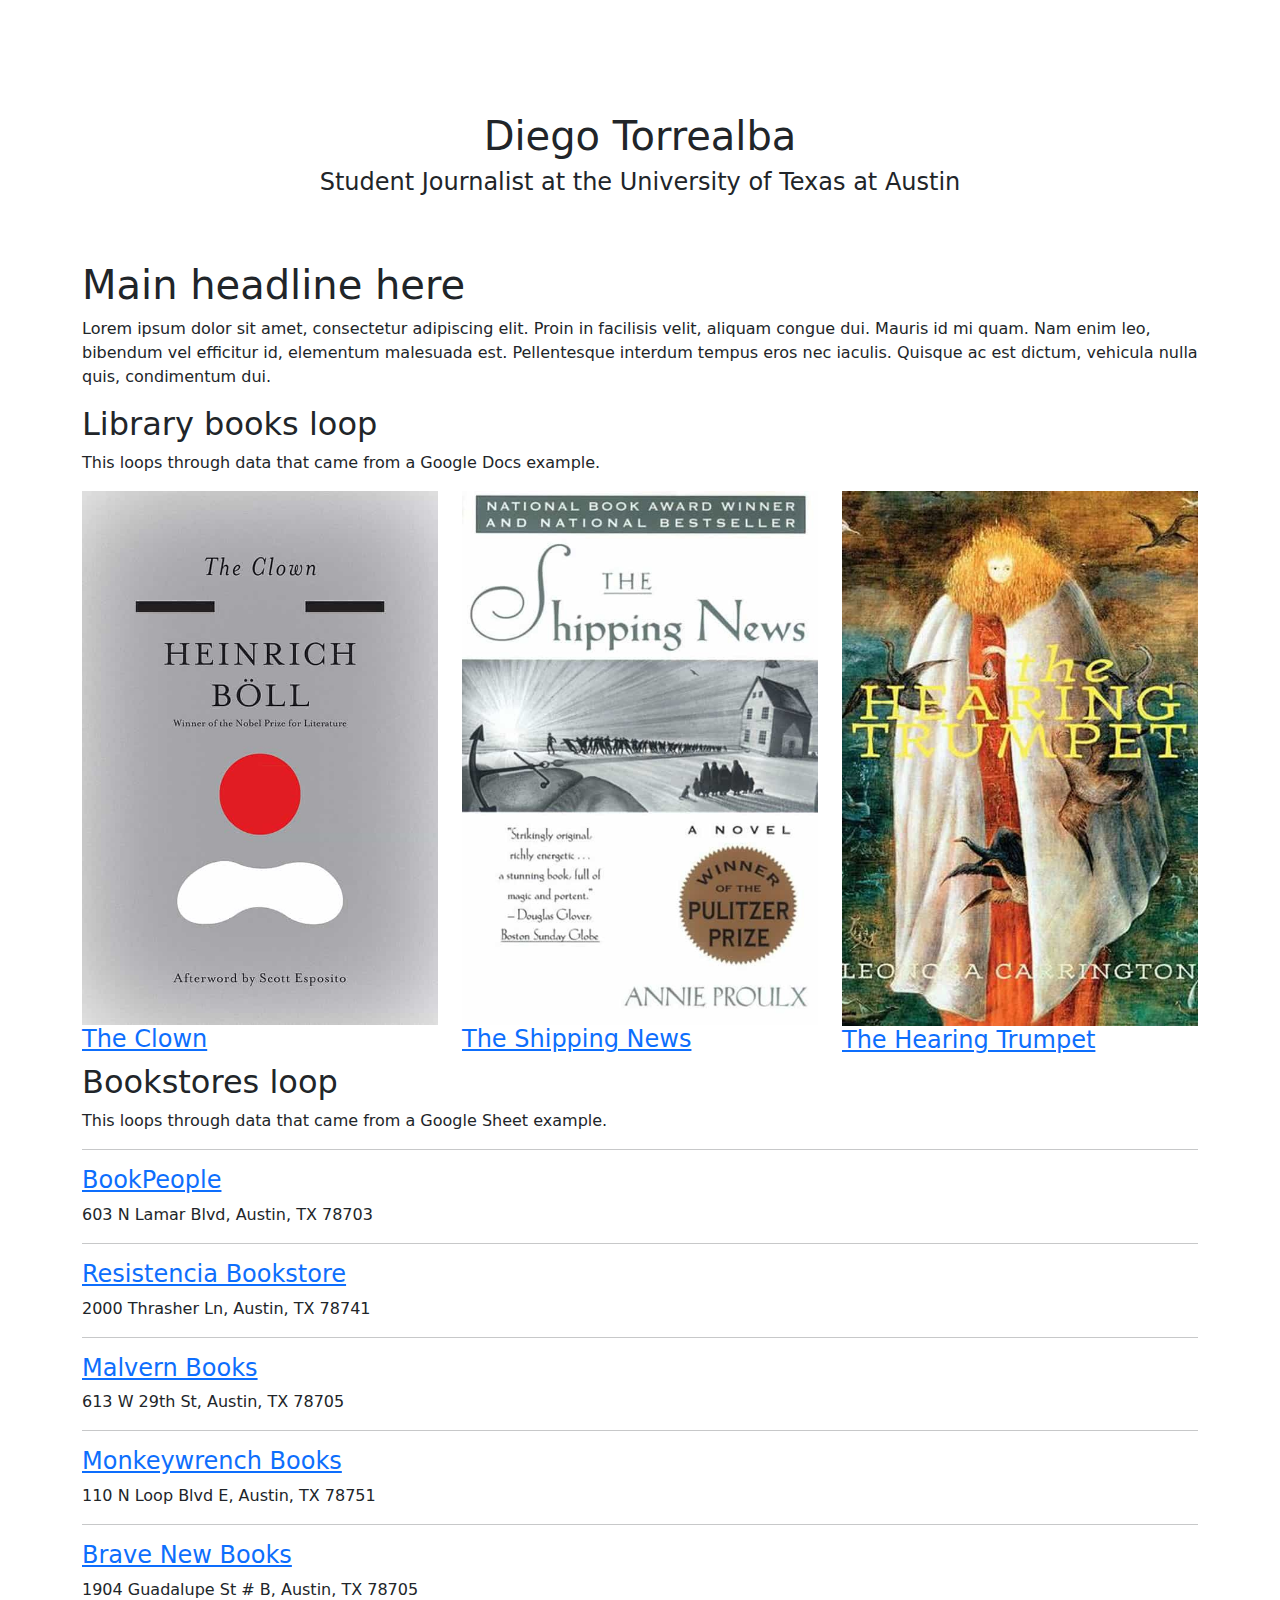
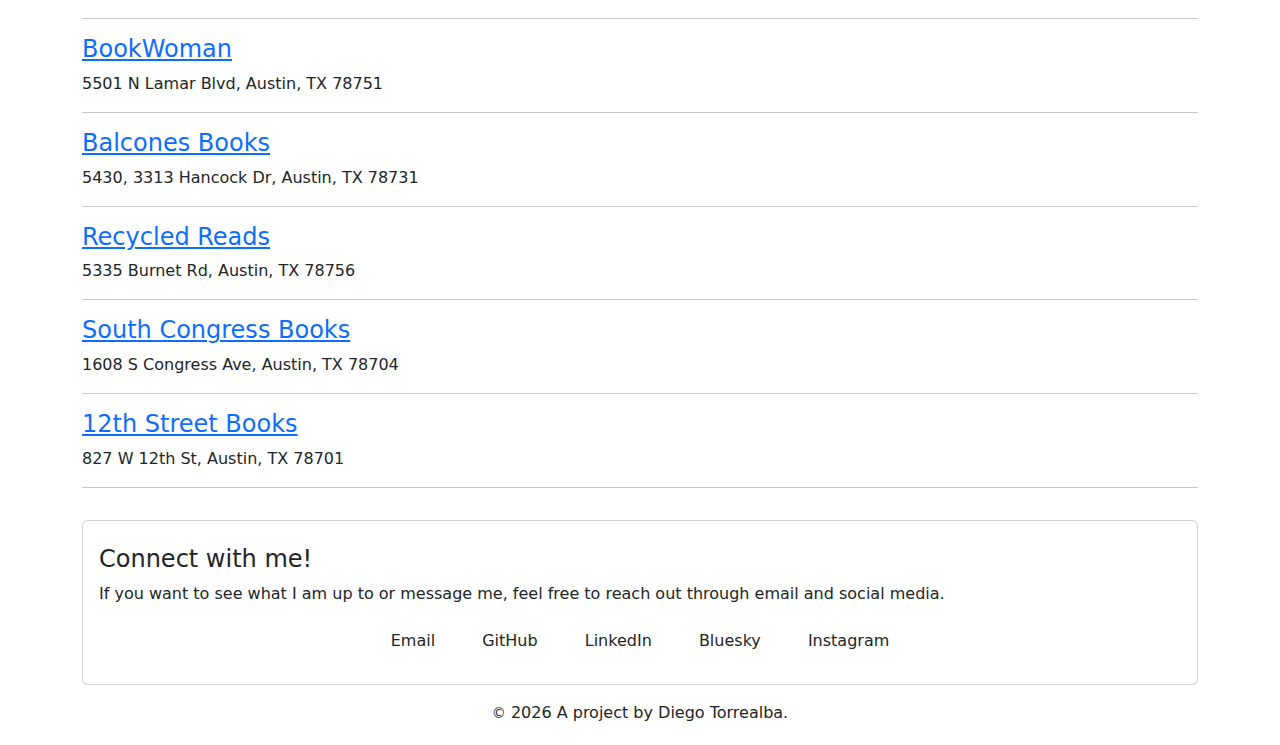
<file: docs/index-example.html>
<!doctype html>
<html lang="en">
  <!-- A Intro to Coding for Journalists class project -->
  <head>
    <title>Diego Torrealba | Index page title</title>
    <meta name="description" content="The index search description for this page goes here.">
    <meta charset="utf-8">
    <meta http-equiv="X-UA-Compatible" content="IE=edge"/>
    <meta name="viewport" content="width=device-width, initial-scale=1, maximum-scale=1">
    <link rel="stylesheet" href="css/main.css">
    <link rel="preconnect" href="https://fonts.googleapis.com">
    <link rel="preconnect" href="https://fonts.gstatic.com" crossorigin>
    <link href="https://fonts.googleapis.com/css2?family=Bricolage+Grotesque:opsz,wght@12..96,200..800&family=Libre+Franklin:ital,wght@0,100..900;1,100..900&display=swap" rel="stylesheet">

  </head>
  <body>
    <nav class="navbar navbar-expand-lg" data-bs-theme="dark">
  <div class="container-fluid">
    <a class="navbar-brand" href="index.html">DT</a>
    <button class="navbar-toggler" type="button" data-bs-toggle="collapse" data-bs-target="#navbarNavDropdown" aria-controls="navbarNavDropdown" aria-expanded="false" aria-label="Toggle navigation">
      <span class="navbar-toggler-icon"></span>
    </button>
    <div class="collapse navbar-collapse" id="navbarNavDropdown">
      <ul class="navbar-nav">
        <li class="nav-item">
          <a href="about.html" class="nav-link">About</a>
        </li>
        <li class="nav-item">
          <a href="gallery.html" class="nav-link">Gallery</a>
        </li>
        <li class="nav-item dropdown">
          <a href="#" class="nav-link dropdown-toggle" id = "navbarDropdownBlogLink" role = "button" data-bs-toggle = "dropdown" aria-expanded = "false">Blogs</a>
          <ul class="dropdown-menu" aria-labelledby = "navbarDropdownBlogLink">
            
            <li><a href="blogs/2025-04-10.html" class="dropdown-item">Python or R for data analysis? What you should know.</a></li>
            
            <li><a href="blogs/2025-04-08.html" class="dropdown-item">A thought about pursuing innovative story ideas</a></li>
            
            <li><a href="blogs/2025-04-07.html" class="dropdown-item">A reflection on lifelong learning</a></li>
            
          </ul>
        </li>
      </ul>
    </div>
  </div>
</nav>

    <div class = "jumbo p-5 text-center">
  <div class= "jumbo-header p-2">
      <h1 class="jumbo-heading">Diego Torrealba</h1>
      <h3>Student Journalist at the University of Texas at Austin</h3>
  </div>
</div>

    
<div class="container">
  <h1>Main headline here</h1>
  <p>Lorem ipsum dolor sit amet, consectetur adipiscing elit. Proin in facilisis velit, aliquam congue dui. Mauris id mi quam. Nam enim leo, bibendum vel efficitur id, elementum malesuada est. Pellentesque interdum tempus eros nec iaculis. Quisque ac est dictum, vehicula nulla quis, condimentum dui.</p>
  <h2>Library books loop</h2>
  <p>This loops through data that came from a Google Docs example.</p>
  <div class="row">
    
      <div class="col">
        <img src="img/the-clown.jpg" alt="" class="img-fluid">
        <h3><a href="books/the-clown.html">The Clown</a></h3>
      </div>
    
      <div class="col">
        <img src="img/the-shipping-news.jpg" alt="" class="img-fluid">
        <h3><a href="books/the-shipping-news.html">The Shipping News</a></h3>
      </div>
    
      <div class="col">
        <img src="img/the-hearing-trumpet.jpg" alt="" class="img-fluid">
        <h3><a href="books/the-hearing-trumpet.html">The Hearing Trumpet</a></h3>
      </div>
    
  </div>
  <h2>Bookstores loop</h2>
  <p>This loops through data that came from a Google Sheet example.</p>
  <hr>
  
    <h3><a href="https://www.bookpeople.com/" target="_blank">BookPeople</a></h3>
    <p>603 N Lamar Blvd, Austin, TX 78703</p>
    <hr>
  
    <h3><a href="https://www.resistenciabooks.com/" target="_blank">Resistencia Bookstore</a></h3>
    <p>2000 Thrasher Ln, Austin, TX 78741</p>
    <hr>
  
    <h3><a href="http://malvernbooks.com/" target="_blank">Malvern Books</a></h3>
    <p>613 W 29th St, Austin, TX 78705</p>
    <hr>
  
    <h3><a href="https://www.monkeywrenchbooks.org/" target="_blank">Monkeywrench Books</a></h3>
    <p>110 N Loop Blvd E, Austin, TX 78751</p>
    <hr>
  
    <h3><a href="https://www.facebook.com/bravenewbookstore/" target="_blank">Brave New Books</a></h3>
    <p>1904 Guadalupe St # B, Austin, TX 78705</p>
    <hr>
  
    <h3><a href="https://www.ebookwoman.com/" target="_blank">BookWoman</a></h3>
    <p>5501 N Lamar Blvd, Austin, TX 78751</p>
    <hr>
  
    <h3><a href="https://balconesbooks.com/" target="_blank">Balcones Books</a></h3>
    <p>5430, 3313 Hancock Dr, Austin, TX 78731</p>
    <hr>
  
    <h3><a href="http://library.austintexas.gov/recycled-reads" target="_blank">Recycled Reads</a></h3>
    <p>5335 Burnet Rd, Austin, TX 78756</p>
    <hr>
  
    <h3><a href="https://southcongressbooks.com/" target="_blank">South Congress Books</a></h3>
    <p>1608 S Congress Ave, Austin, TX 78704</p>
    <hr>
  
    <h3><a href="https://www.12thstreetbooks.com/" target="_blank">12th Street Books</a></h3>
    <p>827 W 12th St, Austin, TX 78701</p>
    <hr>
  
</div>


    <footer>
  <div class="container-fluid pt-3 pb-1">
    <div class="container">
      <div class="card py-2">
        <div class="card-body text-center text-md-start">
          <h3 class="card-title">Connect with me!</h3>
          <p class="card-text">If you want to see what I am up to or message me, feel free to reach out through email and social media.</p>
          <div class="container text-center d-grid gap-3 d-sm-block">
            <a href="mailto:diegotorrealba37@gmail.com" target = "_blank" class="btn mx-2">Email</a>
            <a href="https://github.com/DiegoTorrealba" target = "_blank" class="btn mx-2">GitHub</a>
            <a href="https://www.linkedin.com/in/diego-torrealba-" target = "_blank" class="btn mx-2">LinkedIn</a>
            <a href="https://bsky.app/profile/diegotorrealba.bsky.social" target = "_blank" class="btn mx-2">Bluesky</a>
            <a href="https://www.instagram.com/diegotorrealba0/" target = "_blank" class="btn mx-2">Instagram</a>
          </div>
        </div>
      </div>
      <p id="legal" class="center-block text-center pt-3">
      <small>&copy;</small> <span class="copyright-year"></span>
      A project by Diego Torrealba.
    </p>
    </div>
  </div>
</footer>


    <script src="js/jquery.js"></script>
    <script src="js/bootstrap.bundle.min.js"></script>
    <script src="js/scripts.js"></script>
  </body>
</html>
</file>
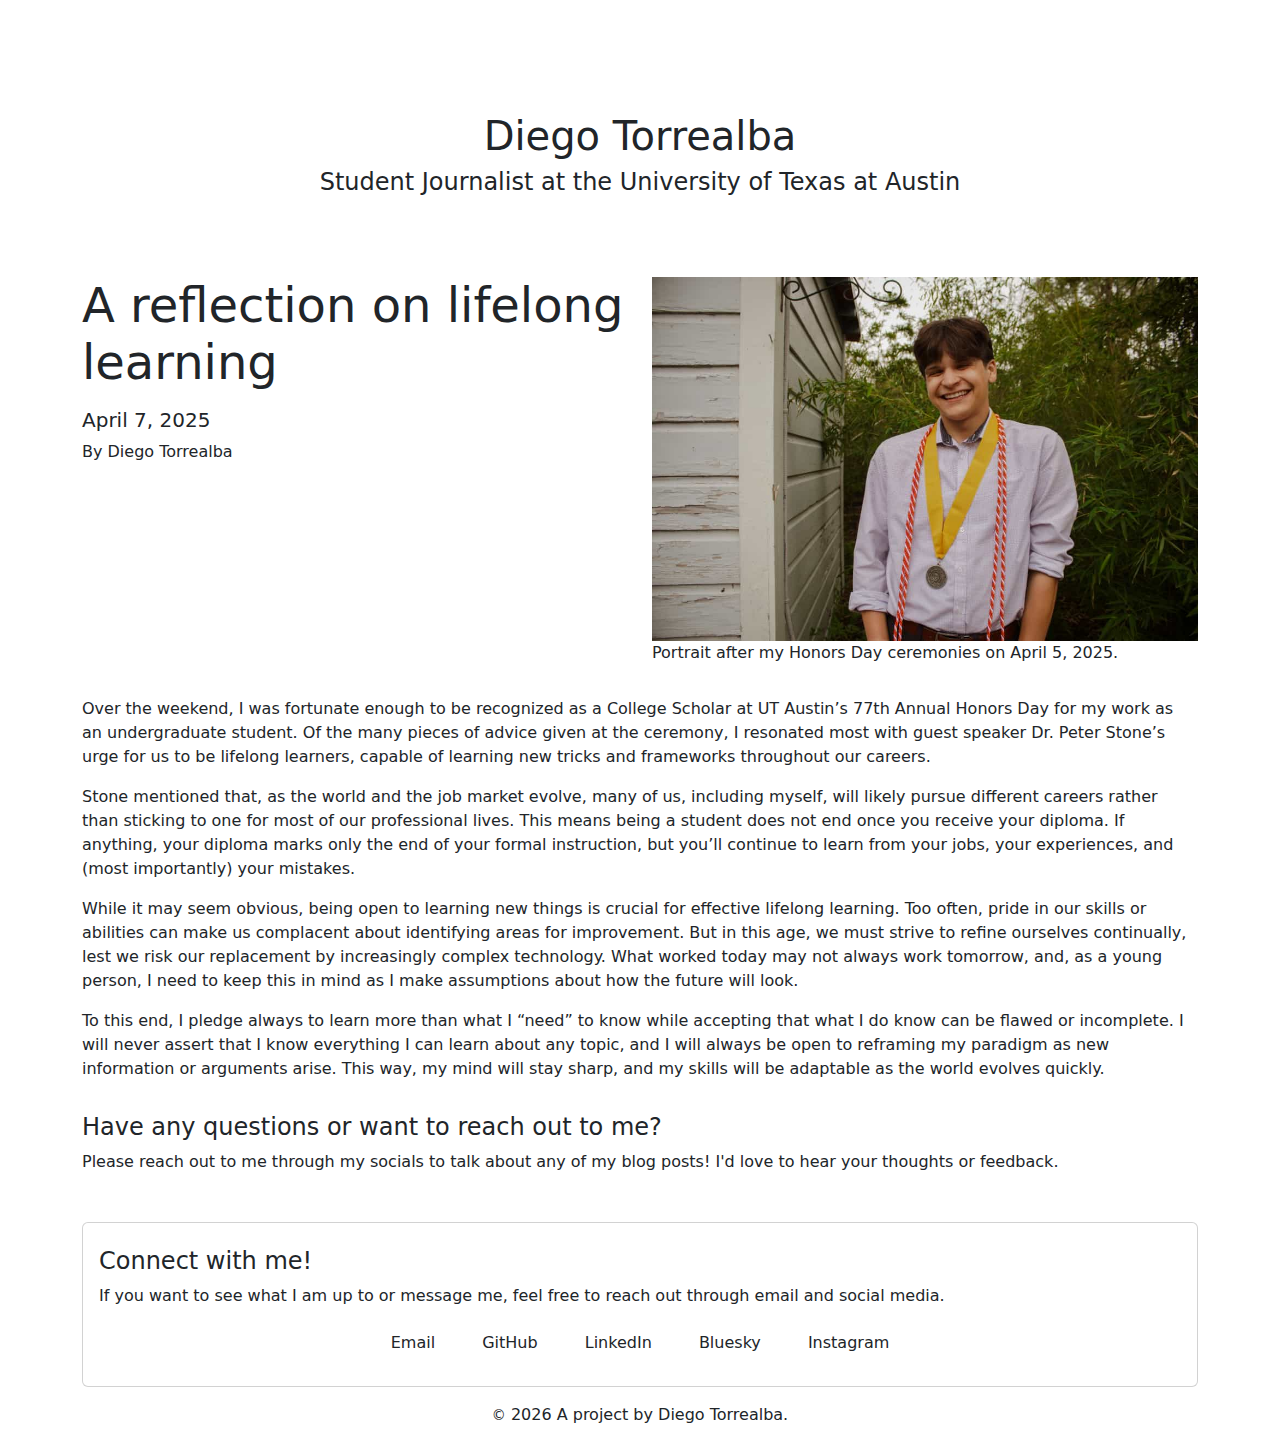
<file: docs/blogs/2025-04-07.html>
<!doctype html>
<html lang="en">
  <!-- A Intro to Coding for Journalists class project -->
  <head>
    <title>Diego Torrealba | A reflection on lifelong learning</title>
    <meta name="description" content="A reflection on lifelong learning by Diego Torrealba, April 7, 2025">
    <meta charset="utf-8">
    <meta http-equiv="X-UA-Compatible" content="IE=edge"/>
    <meta name="viewport" content="width=device-width, initial-scale=1, maximum-scale=1">
    <link rel="stylesheet" href="../css/main.css">
    <link rel="preconnect" href="https://fonts.googleapis.com">
    <link rel="preconnect" href="https://fonts.gstatic.com" crossorigin>
    <link href="https://fonts.googleapis.com/css2?family=Bricolage+Grotesque:opsz,wght@12..96,200..800&family=Libre+Franklin:ital,wght@0,100..900;1,100..900&display=swap" rel="stylesheet">

  </head>
  <body>
    <nav class="navbar navbar-expand-lg" data-bs-theme="dark">
  <div class="container-fluid">
    <a class="navbar-brand" href="../index.html">DT</a>
    <button class="navbar-toggler" type="button" data-bs-toggle="collapse" data-bs-target="#navbarNavDropdown" aria-controls="navbarNavDropdown" aria-expanded="false" aria-label="Toggle navigation">
      <span class="navbar-toggler-icon"></span>
    </button>
    <div class="collapse navbar-collapse" id="navbarNavDropdown">
      <ul class="navbar-nav">
        <li class="nav-item">
          <a href="../about.html" class="nav-link">About</a>
        </li>
        <li class="nav-item">
          <a href="../gallery.html" class="nav-link">Gallery</a>
        </li>
        <li class="nav-item dropdown">
          <a href="#" class="nav-link dropdown-toggle" id = "navbarDropdownBlogLink" role = "button" data-bs-toggle = "dropdown" aria-expanded = "false">Blogs</a>
          <ul class="dropdown-menu" aria-labelledby = "navbarDropdownBlogLink">
            
            <li><a href="../blogs/2025-04-10.html" class="dropdown-item">Python or R for data analysis? What you should know.</a></li>
            
            <li><a href="../blogs/2025-04-08.html" class="dropdown-item">A thought about pursuing innovative story ideas</a></li>
            
            <li><a href="../blogs/2025-04-07.html" class="dropdown-item">A reflection on lifelong learning</a></li>
            
          </ul>
        </li>
      </ul>
    </div>
  </div>
</nav>

    <div class = "jumbo p-5 text-center">
  <div class= "jumbo-header p-2">
      <h1 class="jumbo-heading">Diego Torrealba</h1>
      <h3>Student Journalist at the University of Texas at Austin</h3>
  </div>
</div>

    
  <article class="container">
    <div class="row py-3">
      <div class="col-md-6">
        <p class="display-5" id="blog-title">A reflection on lifelong learning</p>
        <h5 id="blog-date">April 7, 2025</h5>
        <p id = "byline">By Diego Torrealba</p>
      </div>
      <div class="col-md-6">
        <figure>
          <img src="../img/diego-medium-wide-2.jpg" alt="" id="blog-image" class = "img-fluid">
          <figcaption class = "image-caption">Portrait after my Honors Day ceremonies on April 5, 2025.</figcaption>
        </figure>
      </div>
    </div>
    <div class="row pb-3">
      <div id="post">
        

  
    
<p>Over the weekend, I was fortunate enough to be recognized as a College Scholar at UT Austin’s 77th Annual Honors Day for my work as an undergraduate student. Of the many pieces of advice given at the ceremony, I resonated most with guest speaker Dr. Peter Stone’s urge for us to be lifelong learners, capable of learning new tricks and frameworks throughout our careers.</p>

  

  
    
<p>Stone mentioned that, as the world and the job market evolve, many of us, including myself, will likely pursue different careers rather than sticking to one for most of our professional lives. This means being a student does not end once you receive your diploma. If anything, your diploma marks only the end of your formal instruction, but you’ll continue to learn from your jobs, your experiences, and (most importantly) your mistakes.</p>

  

  
    
<p>While it may seem obvious, being open to learning new things is crucial for effective lifelong learning. Too often, pride in our skills or abilities can make us complacent about identifying areas for improvement. But in this age, we must strive to refine ourselves continually, lest we risk our replacement by increasingly complex technology. What worked today may not always work tomorrow, and, as a young person, I need to keep this in mind as I make assumptions about how the future will look.</p>

  

  
    
<p>To this end, I pledge always to learn more than what I “need” to know while accepting that what I do know can be flawed or incomplete. I will never assert that I know everything I can learn about any topic, and I will always be open to reframing my paradigm as new information or arguments arise. This way, my mind will stay sharp, and my skills will be adaptable as the world evolves quickly.</p>

  


      </div>
    </div>
    <div class="row pb-3">
      <div id="reach-out">
        <h3>Have any questions or want to reach out to me?</h3>
        <p>Please reach out to me through my socials to talk about any of my blog posts! I'd love to hear your thoughts or feedback.</p>
      </div>
    </div>
  </article>


    <footer>
  <div class="container-fluid pt-3 pb-1">
    <div class="container">
      <div class="card py-2">
        <div class="card-body text-center text-md-start">
          <h3 class="card-title">Connect with me!</h3>
          <p class="card-text">If you want to see what I am up to or message me, feel free to reach out through email and social media.</p>
          <div class="container text-center d-grid gap-3 d-sm-block">
            <a href="mailto:diegotorrealba37@gmail.com" target = "_blank" class="btn mx-2">Email</a>
            <a href="https://github.com/DiegoTorrealba" target = "_blank" class="btn mx-2">GitHub</a>
            <a href="https://www.linkedin.com/in/diego-torrealba-" target = "_blank" class="btn mx-2">LinkedIn</a>
            <a href="https://bsky.app/profile/diegotorrealba.bsky.social" target = "_blank" class="btn mx-2">Bluesky</a>
            <a href="https://www.instagram.com/diegotorrealba0/" target = "_blank" class="btn mx-2">Instagram</a>
          </div>
        </div>
      </div>
      <p id="legal" class="center-block text-center pt-3">
      <small>&copy;</small> <span class="copyright-year"></span>
      A project by Diego Torrealba.
    </p>
    </div>
  </div>
</footer>


    <script src="../js/jquery.js"></script>
    <script src="../js/bootstrap.bundle.min.js"></script>
    <script src="../js/scripts.js"></script>
  </body>
</html>
</file>
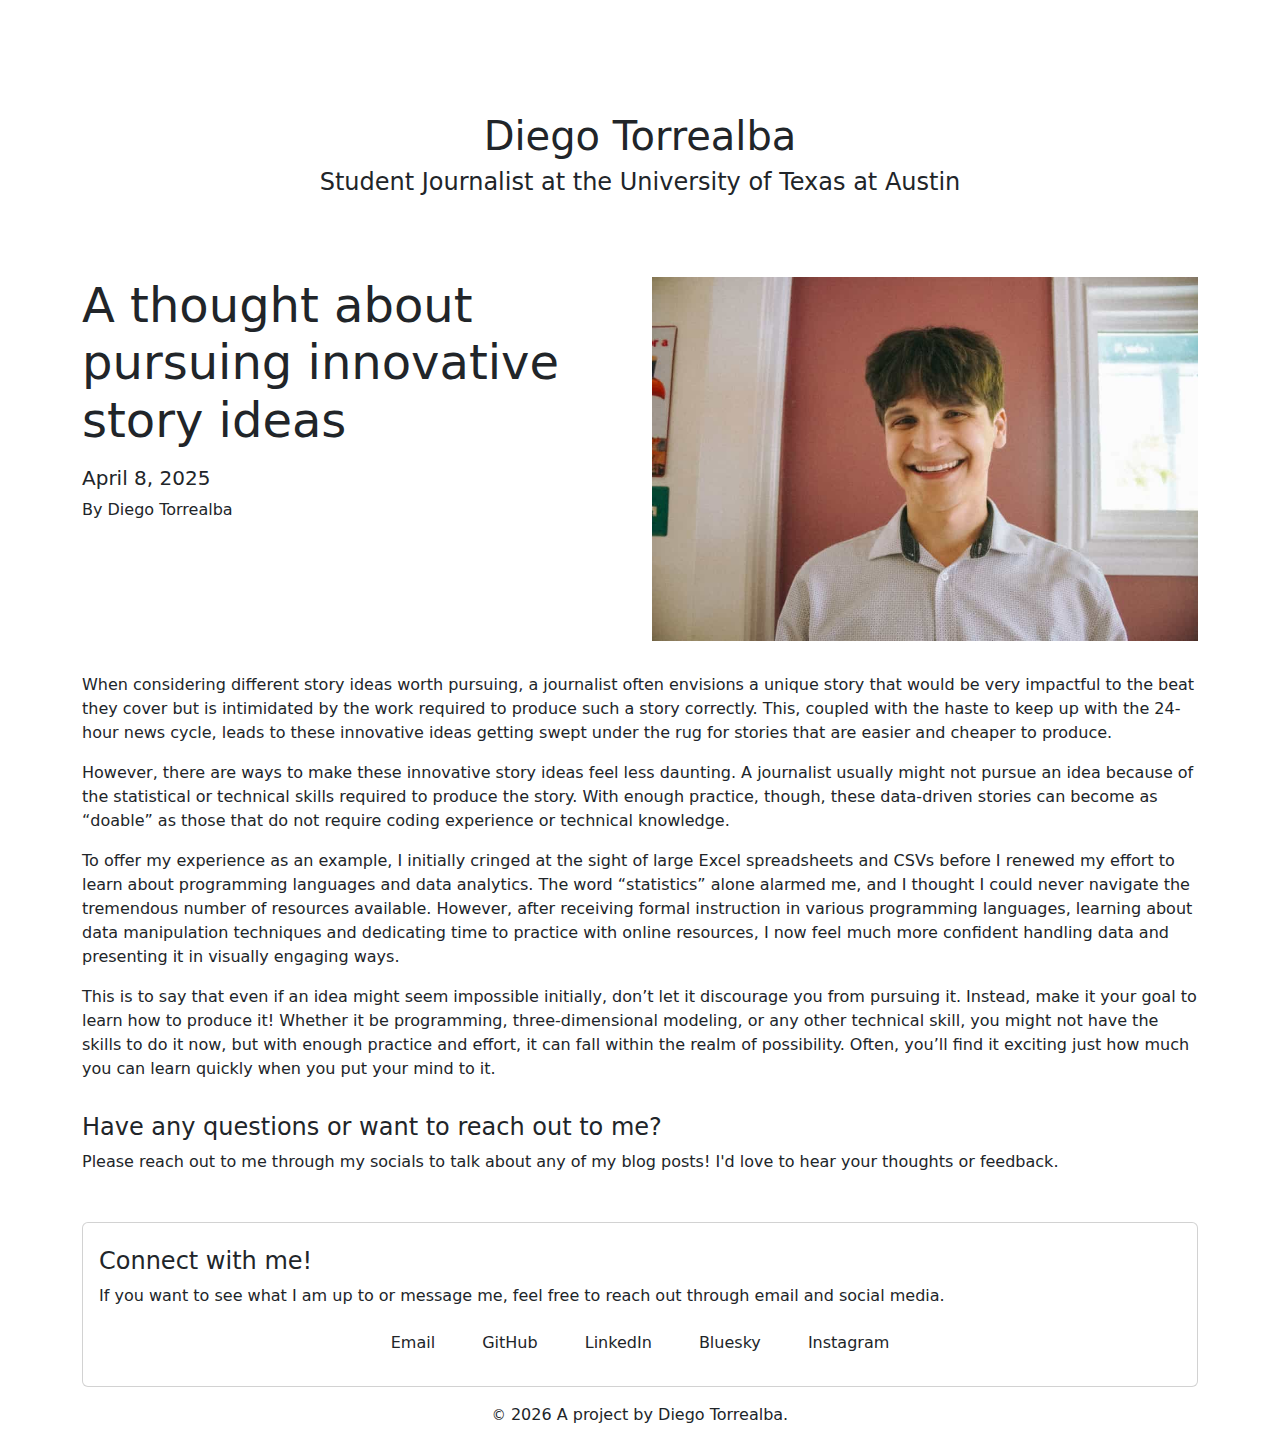
<file: docs/blogs/2025-04-08.html>
<!doctype html>
<html lang="en">
  <!-- A Intro to Coding for Journalists class project -->
  <head>
    <title>Diego Torrealba | A thought about pursuing innovative story ideas</title>
    <meta name="description" content="A thought about pursuing innovative story ideas by Diego Torrealba, April 8, 2025">
    <meta charset="utf-8">
    <meta http-equiv="X-UA-Compatible" content="IE=edge"/>
    <meta name="viewport" content="width=device-width, initial-scale=1, maximum-scale=1">
    <link rel="stylesheet" href="../css/main.css">
    <link rel="preconnect" href="https://fonts.googleapis.com">
    <link rel="preconnect" href="https://fonts.gstatic.com" crossorigin>
    <link href="https://fonts.googleapis.com/css2?family=Bricolage+Grotesque:opsz,wght@12..96,200..800&family=Libre+Franklin:ital,wght@0,100..900;1,100..900&display=swap" rel="stylesheet">

  </head>
  <body>
    <nav class="navbar navbar-expand-lg" data-bs-theme="dark">
  <div class="container-fluid">
    <a class="navbar-brand" href="../index.html">DT</a>
    <button class="navbar-toggler" type="button" data-bs-toggle="collapse" data-bs-target="#navbarNavDropdown" aria-controls="navbarNavDropdown" aria-expanded="false" aria-label="Toggle navigation">
      <span class="navbar-toggler-icon"></span>
    </button>
    <div class="collapse navbar-collapse" id="navbarNavDropdown">
      <ul class="navbar-nav">
        <li class="nav-item">
          <a href="../about.html" class="nav-link">About</a>
        </li>
        <li class="nav-item">
          <a href="../gallery.html" class="nav-link">Gallery</a>
        </li>
        <li class="nav-item dropdown">
          <a href="#" class="nav-link dropdown-toggle" id = "navbarDropdownBlogLink" role = "button" data-bs-toggle = "dropdown" aria-expanded = "false">Blogs</a>
          <ul class="dropdown-menu" aria-labelledby = "navbarDropdownBlogLink">
            
            <li><a href="../blogs/2025-04-10.html" class="dropdown-item">Python or R for data analysis? What you should know.</a></li>
            
            <li><a href="../blogs/2025-04-08.html" class="dropdown-item">A thought about pursuing innovative story ideas</a></li>
            
            <li><a href="../blogs/2025-04-07.html" class="dropdown-item">A reflection on lifelong learning</a></li>
            
          </ul>
        </li>
      </ul>
    </div>
  </div>
</nav>

    <div class = "jumbo p-5 text-center">
  <div class= "jumbo-header p-2">
      <h1 class="jumbo-heading">Diego Torrealba</h1>
      <h3>Student Journalist at the University of Texas at Austin</h3>
  </div>
</div>

    
  <article class="container">
    <div class="row py-3">
      <div class="col-md-6">
        <p class="display-5" id="blog-title">A thought about pursuing innovative story ideas</p>
        <h5 id="blog-date">April 8, 2025</h5>
        <p id = "byline">By Diego Torrealba</p>
      </div>
      <div class="col-md-6">
        <figure>
          <img src="../img/diego-blog.jpg" alt="" id="blog-image" class = "img-fluid">
          <figcaption class = "image-caption"></figcaption>
        </figure>
      </div>
    </div>
    <div class="row pb-3">
      <div id="post">
        

  
    
<p>When considering different story ideas worth pursuing, a journalist often envisions a unique story that would be very impactful to the beat they cover but is intimidated by the work required to produce such a story correctly. This, coupled with the haste to keep up with the 24-hour news cycle, leads to these innovative ideas getting swept under the rug for stories that are easier and cheaper to produce.</p>

  

  
    
<p>However, there are ways to make these innovative story ideas feel less daunting. A journalist usually might not pursue an idea because of the statistical or technical skills required to produce the story. With enough practice, though, these data-driven stories can become as “doable” as those that do not require coding experience or technical knowledge.</p>

  

  
    
<p>To offer my experience as an example, I initially cringed at the sight of large Excel spreadsheets and CSVs before I renewed my effort to learn about programming languages and data analytics. The word “statistics” alone alarmed me, and I thought I could never navigate the tremendous number of resources available. However, after receiving formal instruction in various programming languages, learning about data manipulation techniques and dedicating time to practice with online resources, I now feel much more confident handling data and presenting it in visually engaging ways.</p>

  

  
    
<p>This is to say that even if an idea might seem impossible initially, don’t let it discourage you from pursuing it. Instead, make it your goal to learn how to produce it! Whether it be programming, three-dimensional modeling, or any other technical skill, you might not have the skills to do it now, but with enough practice and effort, it can fall within the realm of possibility. Often, you’ll find it exciting just how much you can learn quickly when you put your mind to it.</p>

  


      </div>
    </div>
    <div class="row pb-3">
      <div id="reach-out">
        <h3>Have any questions or want to reach out to me?</h3>
        <p>Please reach out to me through my socials to talk about any of my blog posts! I'd love to hear your thoughts or feedback.</p>
      </div>
    </div>
  </article>


    <footer>
  <div class="container-fluid pt-3 pb-1">
    <div class="container">
      <div class="card py-2">
        <div class="card-body text-center text-md-start">
          <h3 class="card-title">Connect with me!</h3>
          <p class="card-text">If you want to see what I am up to or message me, feel free to reach out through email and social media.</p>
          <div class="container text-center d-grid gap-3 d-sm-block">
            <a href="mailto:diegotorrealba37@gmail.com" target = "_blank" class="btn mx-2">Email</a>
            <a href="https://github.com/DiegoTorrealba" target = "_blank" class="btn mx-2">GitHub</a>
            <a href="https://www.linkedin.com/in/diego-torrealba-" target = "_blank" class="btn mx-2">LinkedIn</a>
            <a href="https://bsky.app/profile/diegotorrealba.bsky.social" target = "_blank" class="btn mx-2">Bluesky</a>
            <a href="https://www.instagram.com/diegotorrealba0/" target = "_blank" class="btn mx-2">Instagram</a>
          </div>
        </div>
      </div>
      <p id="legal" class="center-block text-center pt-3">
      <small>&copy;</small> <span class="copyright-year"></span>
      A project by Diego Torrealba.
    </p>
    </div>
  </div>
</footer>


    <script src="../js/jquery.js"></script>
    <script src="../js/bootstrap.bundle.min.js"></script>
    <script src="../js/scripts.js"></script>
  </body>
</html>
</file>
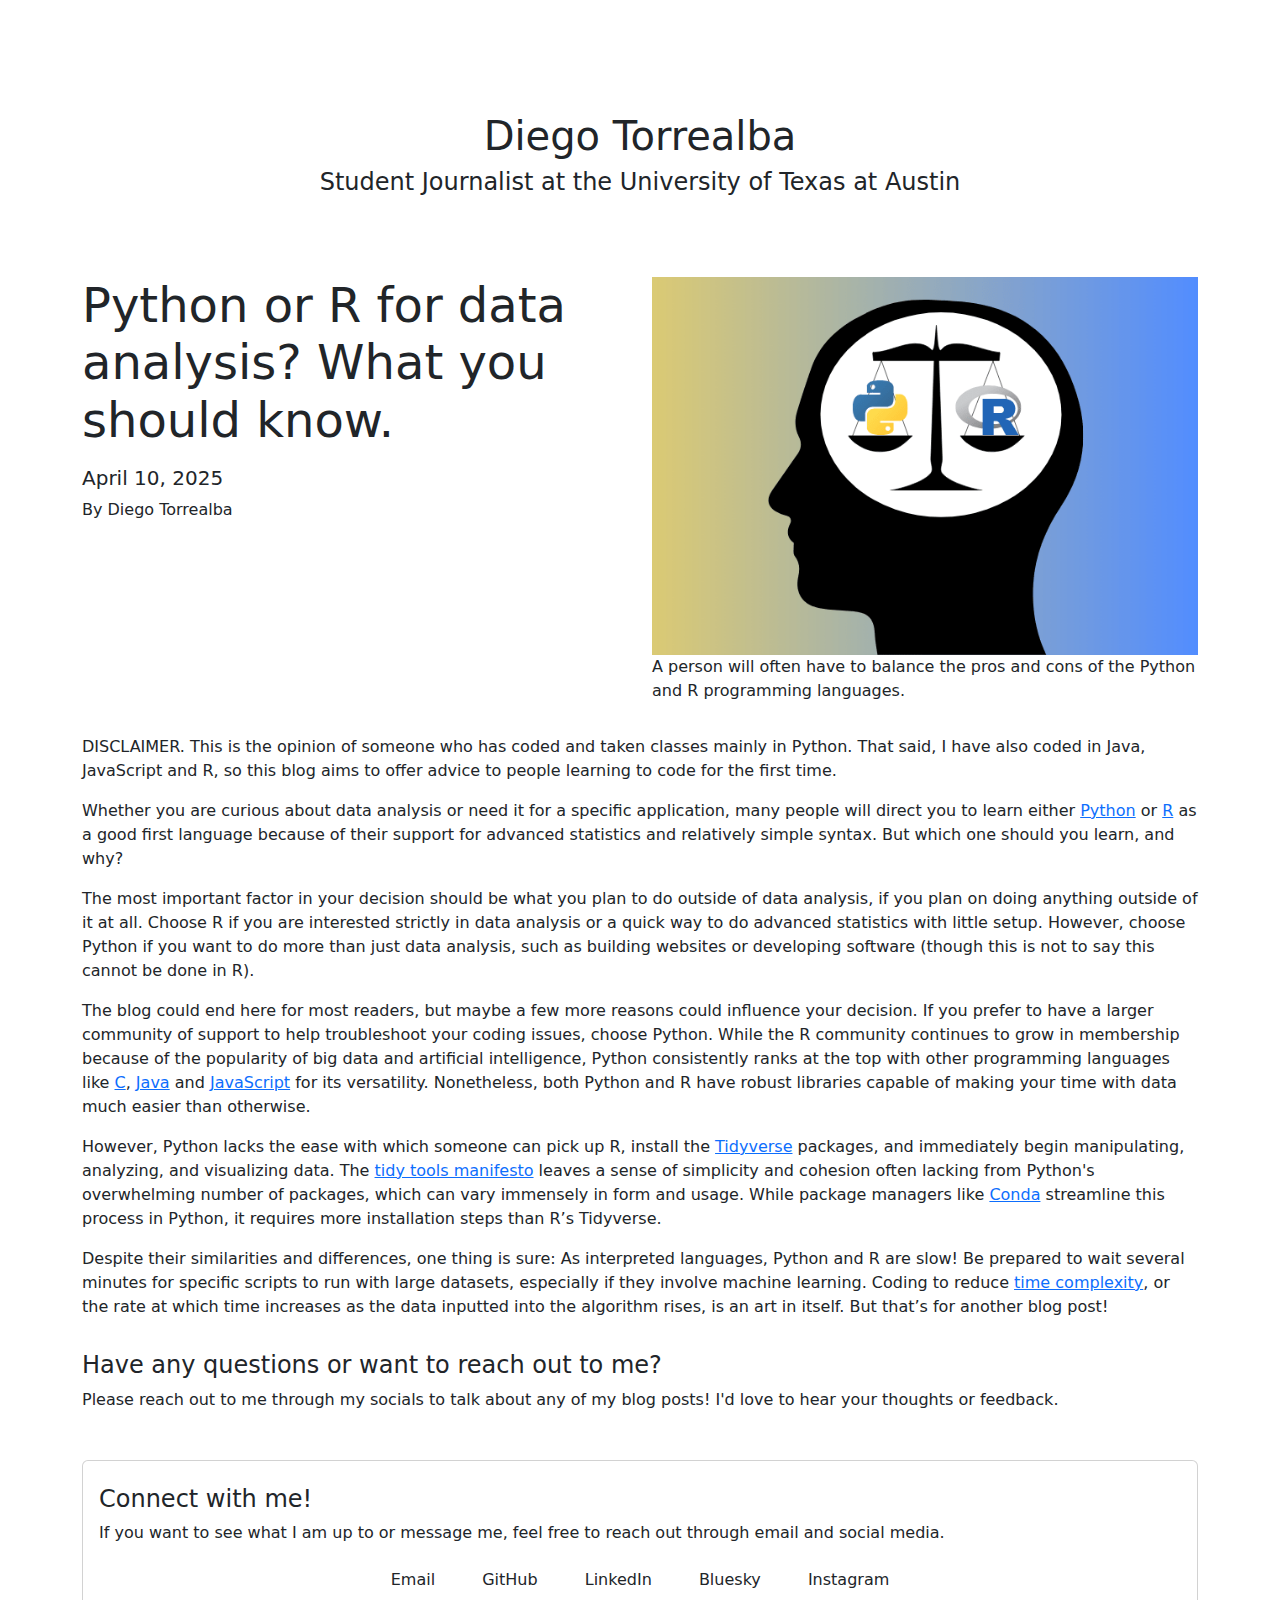
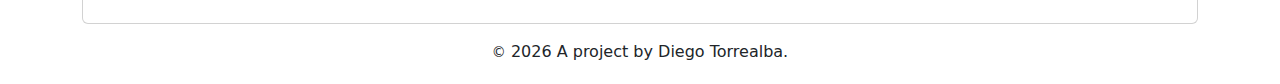
<file: docs/blogs/2025-04-10.html>
<!doctype html>
<html lang="en">
  <!-- A Intro to Coding for Journalists class project -->
  <head>
    <title>Diego Torrealba | Python or R for data analysis? What you should know.</title>
    <meta name="description" content="Python or R for data analysis? What you should know. by Diego Torrealba, April 10, 2025">
    <meta charset="utf-8">
    <meta http-equiv="X-UA-Compatible" content="IE=edge"/>
    <meta name="viewport" content="width=device-width, initial-scale=1, maximum-scale=1">
    <link rel="stylesheet" href="../css/main.css">
    <link rel="preconnect" href="https://fonts.googleapis.com">
    <link rel="preconnect" href="https://fonts.gstatic.com" crossorigin>
    <link href="https://fonts.googleapis.com/css2?family=Bricolage+Grotesque:opsz,wght@12..96,200..800&family=Libre+Franklin:ital,wght@0,100..900;1,100..900&display=swap" rel="stylesheet">

  </head>
  <body>
    <nav class="navbar navbar-expand-lg" data-bs-theme="dark">
  <div class="container-fluid">
    <a class="navbar-brand" href="../index.html">DT</a>
    <button class="navbar-toggler" type="button" data-bs-toggle="collapse" data-bs-target="#navbarNavDropdown" aria-controls="navbarNavDropdown" aria-expanded="false" aria-label="Toggle navigation">
      <span class="navbar-toggler-icon"></span>
    </button>
    <div class="collapse navbar-collapse" id="navbarNavDropdown">
      <ul class="navbar-nav">
        <li class="nav-item">
          <a href="../about.html" class="nav-link">About</a>
        </li>
        <li class="nav-item">
          <a href="../gallery.html" class="nav-link">Gallery</a>
        </li>
        <li class="nav-item dropdown">
          <a href="#" class="nav-link dropdown-toggle" id = "navbarDropdownBlogLink" role = "button" data-bs-toggle = "dropdown" aria-expanded = "false">Blogs</a>
          <ul class="dropdown-menu" aria-labelledby = "navbarDropdownBlogLink">
            
            <li><a href="../blogs/2025-04-10.html" class="dropdown-item">Python or R for data analysis? What you should know.</a></li>
            
            <li><a href="../blogs/2025-04-08.html" class="dropdown-item">A thought about pursuing innovative story ideas</a></li>
            
            <li><a href="../blogs/2025-04-07.html" class="dropdown-item">A reflection on lifelong learning</a></li>
            
          </ul>
        </li>
      </ul>
    </div>
  </div>
</nav>

    <div class = "jumbo p-5 text-center">
  <div class= "jumbo-header p-2">
      <h1 class="jumbo-heading">Diego Torrealba</h1>
      <h3>Student Journalist at the University of Texas at Austin</h3>
  </div>
</div>

    
  <article class="container">
    <div class="row py-3">
      <div class="col-md-6">
        <p class="display-5" id="blog-title">Python or R for data analysis? What you should know.</p>
        <h5 id="blog-date">April 10, 2025</h5>
        <p id = "byline">By Diego Torrealba</p>
      </div>
      <div class="col-md-6">
        <figure>
          <img src="../img/python-or-r.png" alt="" id="blog-image" class = "img-fluid">
          <figcaption class = "image-caption">A person will often have to balance the pros and cons of the Python and R programming languages.</figcaption>
        </figure>
      </div>
    </div>
    <div class="row pb-3">
      <div id="post">
        

  
    
<p>DISCLAIMER. This is the opinion of someone who has coded and taken classes mainly in Python. That said, I have also coded in Java, JavaScript and R, so this blog aims to offer advice to people learning to code for the first time.</p>

  

  
    
<p>Whether you are curious about data analysis or need it for a specific application, many people will direct you to learn either <a href="https://www.python.org/">Python</a> or <a href="https://www.r-project.org/">R</a> as a good first language because of their support for advanced statistics and relatively simple syntax. But which one should you learn, and why?</p>

  

  
    
<p>The most important factor in your decision should be what you plan to do outside of data analysis, if you plan on doing anything outside of it at all. Choose R if you are interested strictly in data analysis or a quick way to do advanced statistics with little setup. However, choose Python if you want to do more than just data analysis, such as building websites or developing software (though this is not to say this cannot be done in R).</p>

  

  
    
<p>The blog could end here for most readers, but maybe a few more reasons could influence your decision. If you prefer to have a larger community of support to help troubleshoot your coding issues, choose Python. While the R community continues to grow in membership because of the popularity of big data and artificial intelligence, Python consistently ranks at the top with other programming languages like <a href="https://www.w3schools.com/c/c_intro.php">C</a>, <a href="https://www.oracle.com/java/">Java</a> and <a href="https://developer.mozilla.org/en-US/docs/Web/JavaScript">JavaScript</a> for its versatility. Nonetheless, both Python and R have robust libraries capable of making your time with data much easier than otherwise.</p>

  

  
    
<p>However, Python lacks the ease with which someone can pick up R, install the <a href="https://www.tidyverse.org/">Tidyverse</a> packages, and immediately begin manipulating, analyzing, and visualizing data. The <a href="https://tidyverse.tidyverse.org/articles/manifesto.html">tidy tools manifesto</a> leaves a sense of simplicity and cohesion often lacking from Python's overwhelming number of packages, which can vary immensely in form and usage. While package managers like <a href="https://anaconda.org/anaconda/conda">Conda</a> streamline this process in Python, it requires more installation steps than R’s Tidyverse.</p>

  

  
    
<p>Despite their similarities and differences, one thing is sure: As interpreted languages, Python and R are slow! Be prepared to wait several minutes for specific scripts to run with large datasets, especially if they involve machine learning. Coding to reduce <a href="https://www.w3schools.com/dsa/dsa_timecomplexity_theory.php">time complexity</a>, or the rate at which time increases as the data inputted into the algorithm rises, is an art in itself. But that’s for another blog post!</p>

  


      </div>
    </div>
    <div class="row pb-3">
      <div id="reach-out">
        <h3>Have any questions or want to reach out to me?</h3>
        <p>Please reach out to me through my socials to talk about any of my blog posts! I'd love to hear your thoughts or feedback.</p>
      </div>
    </div>
  </article>


    <footer>
  <div class="container-fluid pt-3 pb-1">
    <div class="container">
      <div class="card py-2">
        <div class="card-body text-center text-md-start">
          <h3 class="card-title">Connect with me!</h3>
          <p class="card-text">If you want to see what I am up to or message me, feel free to reach out through email and social media.</p>
          <div class="container text-center d-grid gap-3 d-sm-block">
            <a href="mailto:diegotorrealba37@gmail.com" target = "_blank" class="btn mx-2">Email</a>
            <a href="https://github.com/DiegoTorrealba" target = "_blank" class="btn mx-2">GitHub</a>
            <a href="https://www.linkedin.com/in/diego-torrealba-" target = "_blank" class="btn mx-2">LinkedIn</a>
            <a href="https://bsky.app/profile/diegotorrealba.bsky.social" target = "_blank" class="btn mx-2">Bluesky</a>
            <a href="https://www.instagram.com/diegotorrealba0/" target = "_blank" class="btn mx-2">Instagram</a>
          </div>
        </div>
      </div>
      <p id="legal" class="center-block text-center pt-3">
      <small>&copy;</small> <span class="copyright-year"></span>
      A project by Diego Torrealba.
    </p>
    </div>
  </div>
</footer>


    <script src="../js/jquery.js"></script>
    <script src="../js/bootstrap.bundle.min.js"></script>
    <script src="../js/scripts.js"></script>
  </body>
</html>
</file>
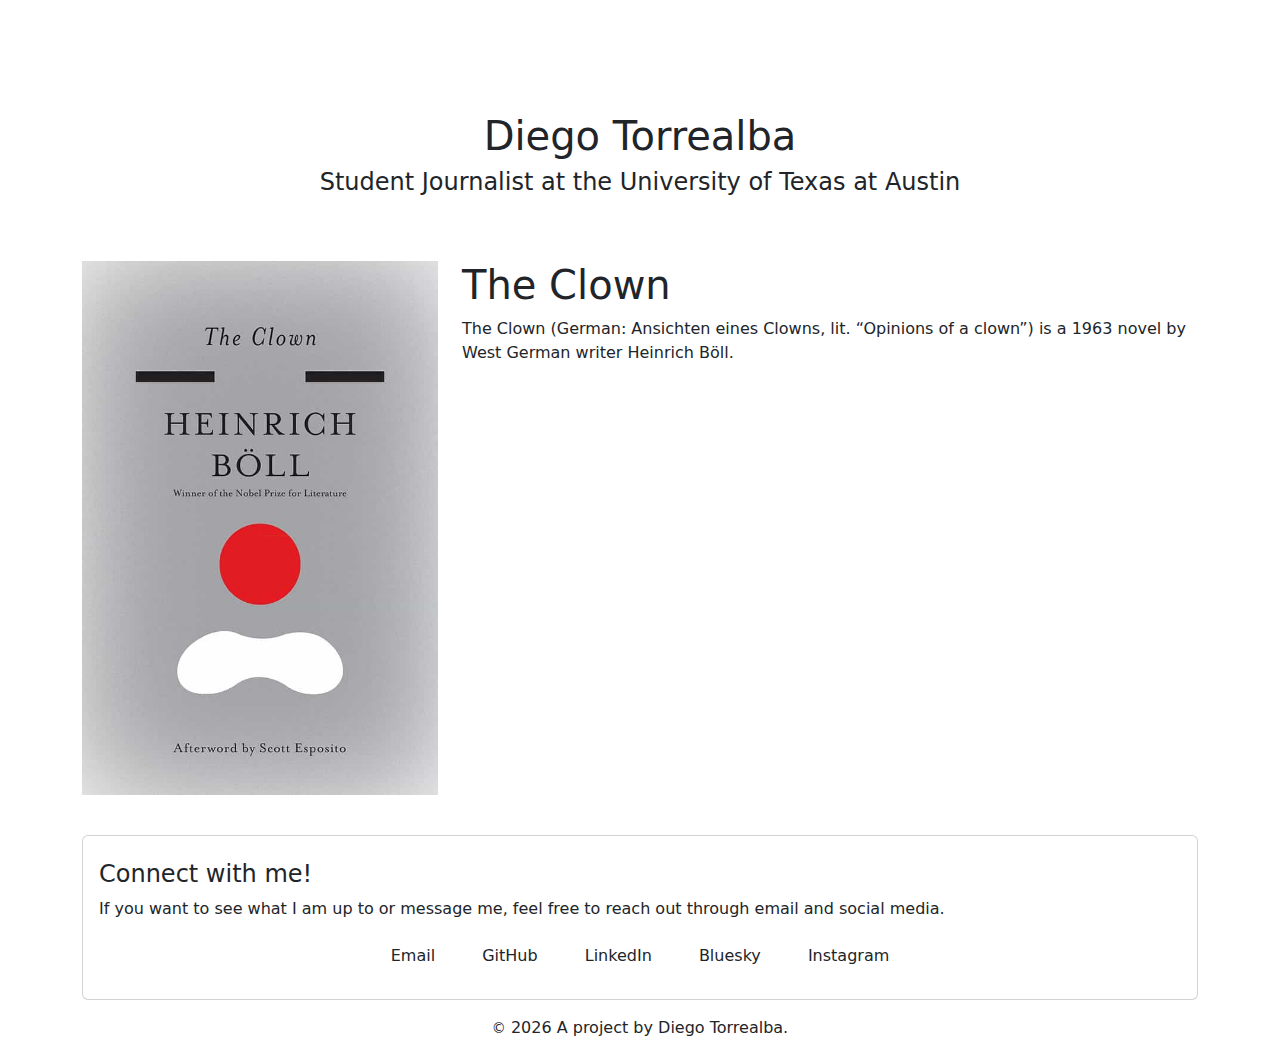
<file: docs/books/the-clown.html>
<!doctype html>
<html lang="en">
  <!-- A Intro to Coding for Journalists class project -->
  <head>
    <title>Diego Torrealba | The Clown</title>
    <meta name="description" content="The Clown by Heinrich Böll">
    <meta charset="utf-8">
    <meta http-equiv="X-UA-Compatible" content="IE=edge"/>
    <meta name="viewport" content="width=device-width, initial-scale=1, maximum-scale=1">
    <link rel="stylesheet" href="../css/main.css">
    <link rel="preconnect" href="https://fonts.googleapis.com">
    <link rel="preconnect" href="https://fonts.gstatic.com" crossorigin>
    <link href="https://fonts.googleapis.com/css2?family=Bricolage+Grotesque:opsz,wght@12..96,200..800&family=Libre+Franklin:ital,wght@0,100..900;1,100..900&display=swap" rel="stylesheet">

  </head>
  <body>
    <nav class="navbar navbar-expand-lg" data-bs-theme="dark">
  <div class="container-fluid">
    <a class="navbar-brand" href="../index.html">DT</a>
    <button class="navbar-toggler" type="button" data-bs-toggle="collapse" data-bs-target="#navbarNavDropdown" aria-controls="navbarNavDropdown" aria-expanded="false" aria-label="Toggle navigation">
      <span class="navbar-toggler-icon"></span>
    </button>
    <div class="collapse navbar-collapse" id="navbarNavDropdown">
      <ul class="navbar-nav">
        <li class="nav-item">
          <a href="../about.html" class="nav-link">About</a>
        </li>
        <li class="nav-item">
          <a href="../gallery.html" class="nav-link">Gallery</a>
        </li>
        <li class="nav-item dropdown">
          <a href="#" class="nav-link dropdown-toggle" id = "navbarDropdownBlogLink" role = "button" data-bs-toggle = "dropdown" aria-expanded = "false">Blogs</a>
          <ul class="dropdown-menu" aria-labelledby = "navbarDropdownBlogLink">
            
            <li><a href="../blogs/2025-04-10.html" class="dropdown-item">Python or R for data analysis? What you should know.</a></li>
            
            <li><a href="../blogs/2025-04-08.html" class="dropdown-item">A thought about pursuing innovative story ideas</a></li>
            
            <li><a href="../blogs/2025-04-07.html" class="dropdown-item">A reflection on lifelong learning</a></li>
            
          </ul>
        </li>
      </ul>
    </div>
  </div>
</nav>

    <div class = "jumbo p-5 text-center">
  <div class= "jumbo-header p-2">
      <h1 class="jumbo-heading">Diego Torrealba</h1>
      <h3>Student Journalist at the University of Texas at Austin</h3>
  </div>
</div>

    
  <article class="container">
    <div class="row">
      <div class="col-sm-4">
          <img src="../img/the-clown.jpg" alt="" class="img-fluid mb-4">
      </div>
      <div class="col-sm-8">
          <h1>The Clown</h1>
          <p>The Clown (German: Ansichten eines Clowns, lit. “Opinions of a clown”) is a 1963 novel by West German writer Heinrich Böll.</p>
      </div>
    </div>
  </article>


    <footer>
  <div class="container-fluid pt-3 pb-1">
    <div class="container">
      <div class="card py-2">
        <div class="card-body text-center text-md-start">
          <h3 class="card-title">Connect with me!</h3>
          <p class="card-text">If you want to see what I am up to or message me, feel free to reach out through email and social media.</p>
          <div class="container text-center d-grid gap-3 d-sm-block">
            <a href="mailto:diegotorrealba37@gmail.com" target = "_blank" class="btn mx-2">Email</a>
            <a href="https://github.com/DiegoTorrealba" target = "_blank" class="btn mx-2">GitHub</a>
            <a href="https://www.linkedin.com/in/diego-torrealba-" target = "_blank" class="btn mx-2">LinkedIn</a>
            <a href="https://bsky.app/profile/diegotorrealba.bsky.social" target = "_blank" class="btn mx-2">Bluesky</a>
            <a href="https://www.instagram.com/diegotorrealba0/" target = "_blank" class="btn mx-2">Instagram</a>
          </div>
        </div>
      </div>
      <p id="legal" class="center-block text-center pt-3">
      <small>&copy;</small> <span class="copyright-year"></span>
      A project by Diego Torrealba.
    </p>
    </div>
  </div>
</footer>


    <script src="../js/jquery.js"></script>
    <script src="../js/bootstrap.bundle.min.js"></script>
    <script src="../js/scripts.js"></script>
  </body>
</html>
</file>
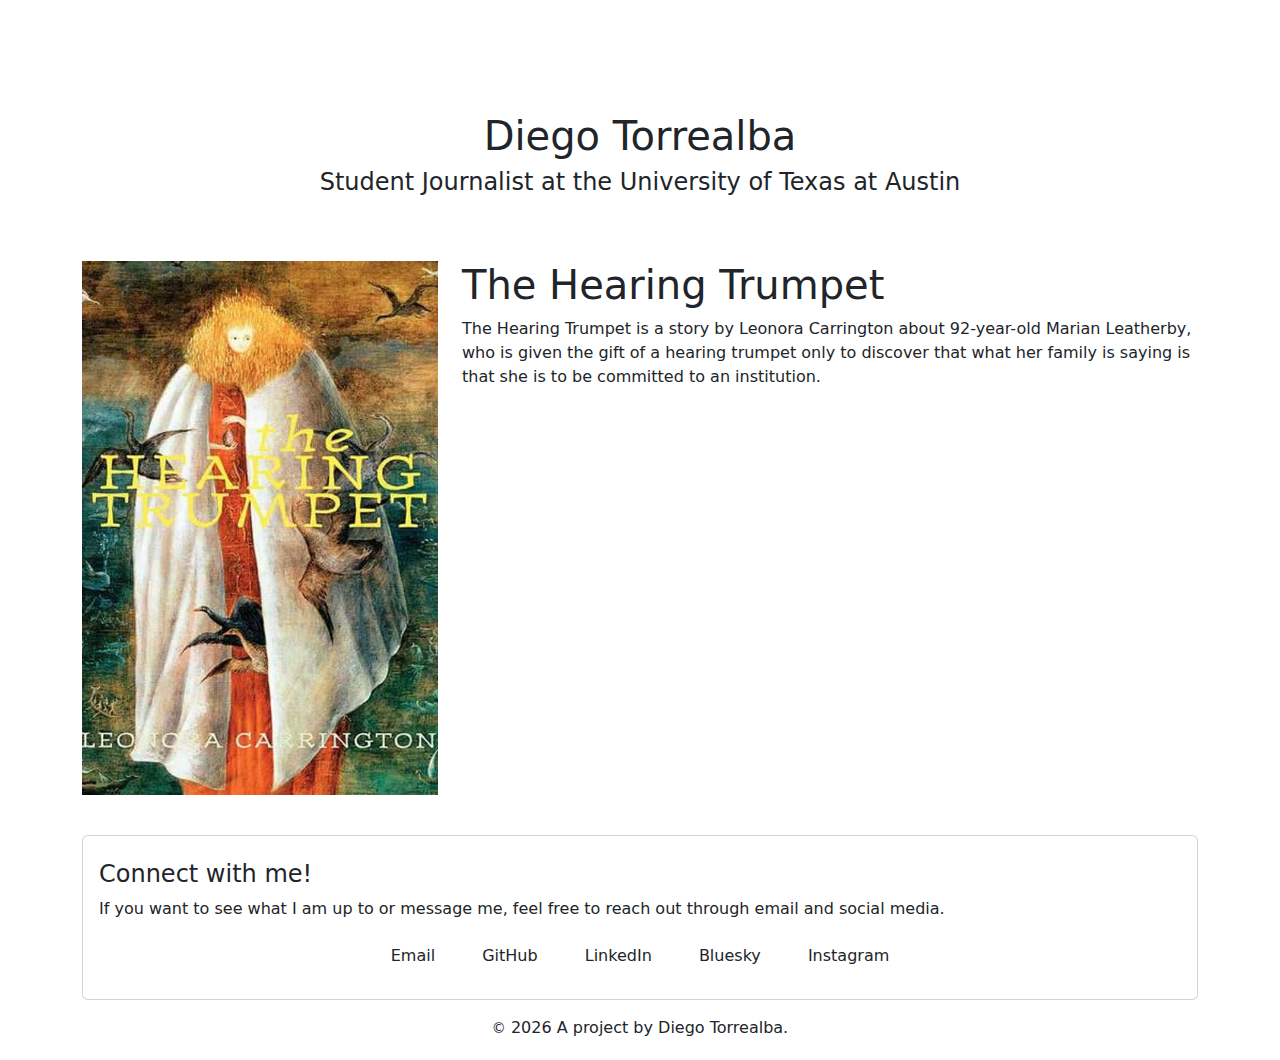
<file: docs/books/the-hearing-trumpet.html>
<!doctype html>
<html lang="en">
  <!-- A Intro to Coding for Journalists class project -->
  <head>
    <title>Diego Torrealba | The Hearing Trumpet</title>
    <meta name="description" content="The Hearing Trumpet by Leonora Carrington">
    <meta charset="utf-8">
    <meta http-equiv="X-UA-Compatible" content="IE=edge"/>
    <meta name="viewport" content="width=device-width, initial-scale=1, maximum-scale=1">
    <link rel="stylesheet" href="../css/main.css">
    <link rel="preconnect" href="https://fonts.googleapis.com">
    <link rel="preconnect" href="https://fonts.gstatic.com" crossorigin>
    <link href="https://fonts.googleapis.com/css2?family=Bricolage+Grotesque:opsz,wght@12..96,200..800&family=Libre+Franklin:ital,wght@0,100..900;1,100..900&display=swap" rel="stylesheet">

  </head>
  <body>
    <nav class="navbar navbar-expand-lg" data-bs-theme="dark">
  <div class="container-fluid">
    <a class="navbar-brand" href="../index.html">DT</a>
    <button class="navbar-toggler" type="button" data-bs-toggle="collapse" data-bs-target="#navbarNavDropdown" aria-controls="navbarNavDropdown" aria-expanded="false" aria-label="Toggle navigation">
      <span class="navbar-toggler-icon"></span>
    </button>
    <div class="collapse navbar-collapse" id="navbarNavDropdown">
      <ul class="navbar-nav">
        <li class="nav-item">
          <a href="../about.html" class="nav-link">About</a>
        </li>
        <li class="nav-item">
          <a href="../gallery.html" class="nav-link">Gallery</a>
        </li>
        <li class="nav-item dropdown">
          <a href="#" class="nav-link dropdown-toggle" id = "navbarDropdownBlogLink" role = "button" data-bs-toggle = "dropdown" aria-expanded = "false">Blogs</a>
          <ul class="dropdown-menu" aria-labelledby = "navbarDropdownBlogLink">
            
            <li><a href="../blogs/2025-04-10.html" class="dropdown-item">Python or R for data analysis? What you should know.</a></li>
            
            <li><a href="../blogs/2025-04-08.html" class="dropdown-item">A thought about pursuing innovative story ideas</a></li>
            
            <li><a href="../blogs/2025-04-07.html" class="dropdown-item">A reflection on lifelong learning</a></li>
            
          </ul>
        </li>
      </ul>
    </div>
  </div>
</nav>

    <div class = "jumbo p-5 text-center">
  <div class= "jumbo-header p-2">
      <h1 class="jumbo-heading">Diego Torrealba</h1>
      <h3>Student Journalist at the University of Texas at Austin</h3>
  </div>
</div>

    
  <article class="container">
    <div class="row">
      <div class="col-sm-4">
          <img src="../img/the-hearing-trumpet.jpg" alt="" class="img-fluid mb-4">
      </div>
      <div class="col-sm-8">
          <h1>The Hearing Trumpet</h1>
          <p>The Hearing Trumpet is a story by Leonora Carrington about 92-year-old Marian Leatherby, who is given the gift of a hearing trumpet only to discover that what her family is saying is that she is to be committed to an institution.</p>
      </div>
    </div>
  </article>


    <footer>
  <div class="container-fluid pt-3 pb-1">
    <div class="container">
      <div class="card py-2">
        <div class="card-body text-center text-md-start">
          <h3 class="card-title">Connect with me!</h3>
          <p class="card-text">If you want to see what I am up to or message me, feel free to reach out through email and social media.</p>
          <div class="container text-center d-grid gap-3 d-sm-block">
            <a href="mailto:diegotorrealba37@gmail.com" target = "_blank" class="btn mx-2">Email</a>
            <a href="https://github.com/DiegoTorrealba" target = "_blank" class="btn mx-2">GitHub</a>
            <a href="https://www.linkedin.com/in/diego-torrealba-" target = "_blank" class="btn mx-2">LinkedIn</a>
            <a href="https://bsky.app/profile/diegotorrealba.bsky.social" target = "_blank" class="btn mx-2">Bluesky</a>
            <a href="https://www.instagram.com/diegotorrealba0/" target = "_blank" class="btn mx-2">Instagram</a>
          </div>
        </div>
      </div>
      <p id="legal" class="center-block text-center pt-3">
      <small>&copy;</small> <span class="copyright-year"></span>
      A project by Diego Torrealba.
    </p>
    </div>
  </div>
</footer>


    <script src="../js/jquery.js"></script>
    <script src="../js/bootstrap.bundle.min.js"></script>
    <script src="../js/scripts.js"></script>
  </body>
</html>
</file>
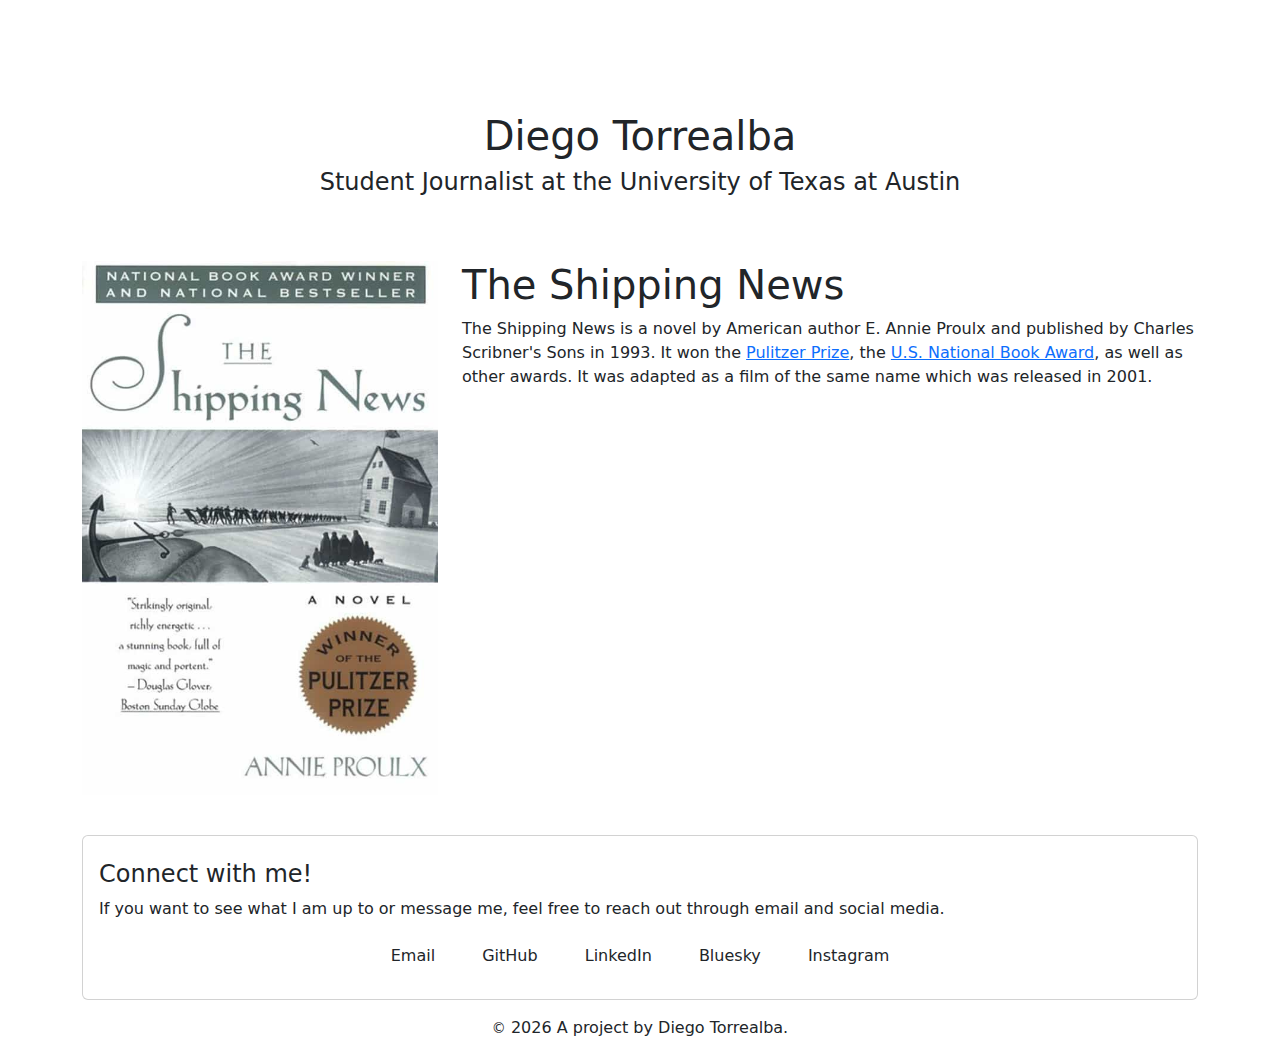
<file: docs/books/the-shipping-news.html>
<!doctype html>
<html lang="en">
  <!-- A Intro to Coding for Journalists class project -->
  <head>
    <title>Diego Torrealba | The Shipping News</title>
    <meta name="description" content="The Shipping News by Annie Proulx">
    <meta charset="utf-8">
    <meta http-equiv="X-UA-Compatible" content="IE=edge"/>
    <meta name="viewport" content="width=device-width, initial-scale=1, maximum-scale=1">
    <link rel="stylesheet" href="../css/main.css">
    <link rel="preconnect" href="https://fonts.googleapis.com">
    <link rel="preconnect" href="https://fonts.gstatic.com" crossorigin>
    <link href="https://fonts.googleapis.com/css2?family=Bricolage+Grotesque:opsz,wght@12..96,200..800&family=Libre+Franklin:ital,wght@0,100..900;1,100..900&display=swap" rel="stylesheet">

  </head>
  <body>
    <nav class="navbar navbar-expand-lg" data-bs-theme="dark">
  <div class="container-fluid">
    <a class="navbar-brand" href="../index.html">DT</a>
    <button class="navbar-toggler" type="button" data-bs-toggle="collapse" data-bs-target="#navbarNavDropdown" aria-controls="navbarNavDropdown" aria-expanded="false" aria-label="Toggle navigation">
      <span class="navbar-toggler-icon"></span>
    </button>
    <div class="collapse navbar-collapse" id="navbarNavDropdown">
      <ul class="navbar-nav">
        <li class="nav-item">
          <a href="../about.html" class="nav-link">About</a>
        </li>
        <li class="nav-item">
          <a href="../gallery.html" class="nav-link">Gallery</a>
        </li>
        <li class="nav-item dropdown">
          <a href="#" class="nav-link dropdown-toggle" id = "navbarDropdownBlogLink" role = "button" data-bs-toggle = "dropdown" aria-expanded = "false">Blogs</a>
          <ul class="dropdown-menu" aria-labelledby = "navbarDropdownBlogLink">
            
            <li><a href="../blogs/2025-04-10.html" class="dropdown-item">Python or R for data analysis? What you should know.</a></li>
            
            <li><a href="../blogs/2025-04-08.html" class="dropdown-item">A thought about pursuing innovative story ideas</a></li>
            
            <li><a href="../blogs/2025-04-07.html" class="dropdown-item">A reflection on lifelong learning</a></li>
            
          </ul>
        </li>
      </ul>
    </div>
  </div>
</nav>

    <div class = "jumbo p-5 text-center">
  <div class= "jumbo-header p-2">
      <h1 class="jumbo-heading">Diego Torrealba</h1>
      <h3>Student Journalist at the University of Texas at Austin</h3>
  </div>
</div>

    
  <article class="container">
    <div class="row">
      <div class="col-sm-4">
          <img src="../img/the-shipping-news.jpg" alt="" class="img-fluid mb-4">
      </div>
      <div class="col-sm-8">
          <h1>The Shipping News</h1>
          <p>The Shipping News is a novel by American author E. Annie Proulx and published by Charles Scribner's Sons in 1993. It won the <a href="https://www.pulitzer.org/winners/e-annie-proulx">Pulitzer Prize</a>, the <a href="https://www.nationalbook.org/books/shipping-news/">U.S. National Book Award</a>, as well as other awards. It was adapted as a film of the same name which was released in 2001.</p>
      </div>
    </div>
  </article>


    <footer>
  <div class="container-fluid pt-3 pb-1">
    <div class="container">
      <div class="card py-2">
        <div class="card-body text-center text-md-start">
          <h3 class="card-title">Connect with me!</h3>
          <p class="card-text">If you want to see what I am up to or message me, feel free to reach out through email and social media.</p>
          <div class="container text-center d-grid gap-3 d-sm-block">
            <a href="mailto:diegotorrealba37@gmail.com" target = "_blank" class="btn mx-2">Email</a>
            <a href="https://github.com/DiegoTorrealba" target = "_blank" class="btn mx-2">GitHub</a>
            <a href="https://www.linkedin.com/in/diego-torrealba-" target = "_blank" class="btn mx-2">LinkedIn</a>
            <a href="https://bsky.app/profile/diegotorrealba.bsky.social" target = "_blank" class="btn mx-2">Bluesky</a>
            <a href="https://www.instagram.com/diegotorrealba0/" target = "_blank" class="btn mx-2">Instagram</a>
          </div>
        </div>
      </div>
      <p id="legal" class="center-block text-center pt-3">
      <small>&copy;</small> <span class="copyright-year"></span>
      A project by Diego Torrealba.
    </p>
    </div>
  </div>
</footer>


    <script src="../js/jquery.js"></script>
    <script src="../js/bootstrap.bundle.min.js"></script>
    <script src="../js/scripts.js"></script>
  </body>
</html>
</file>
